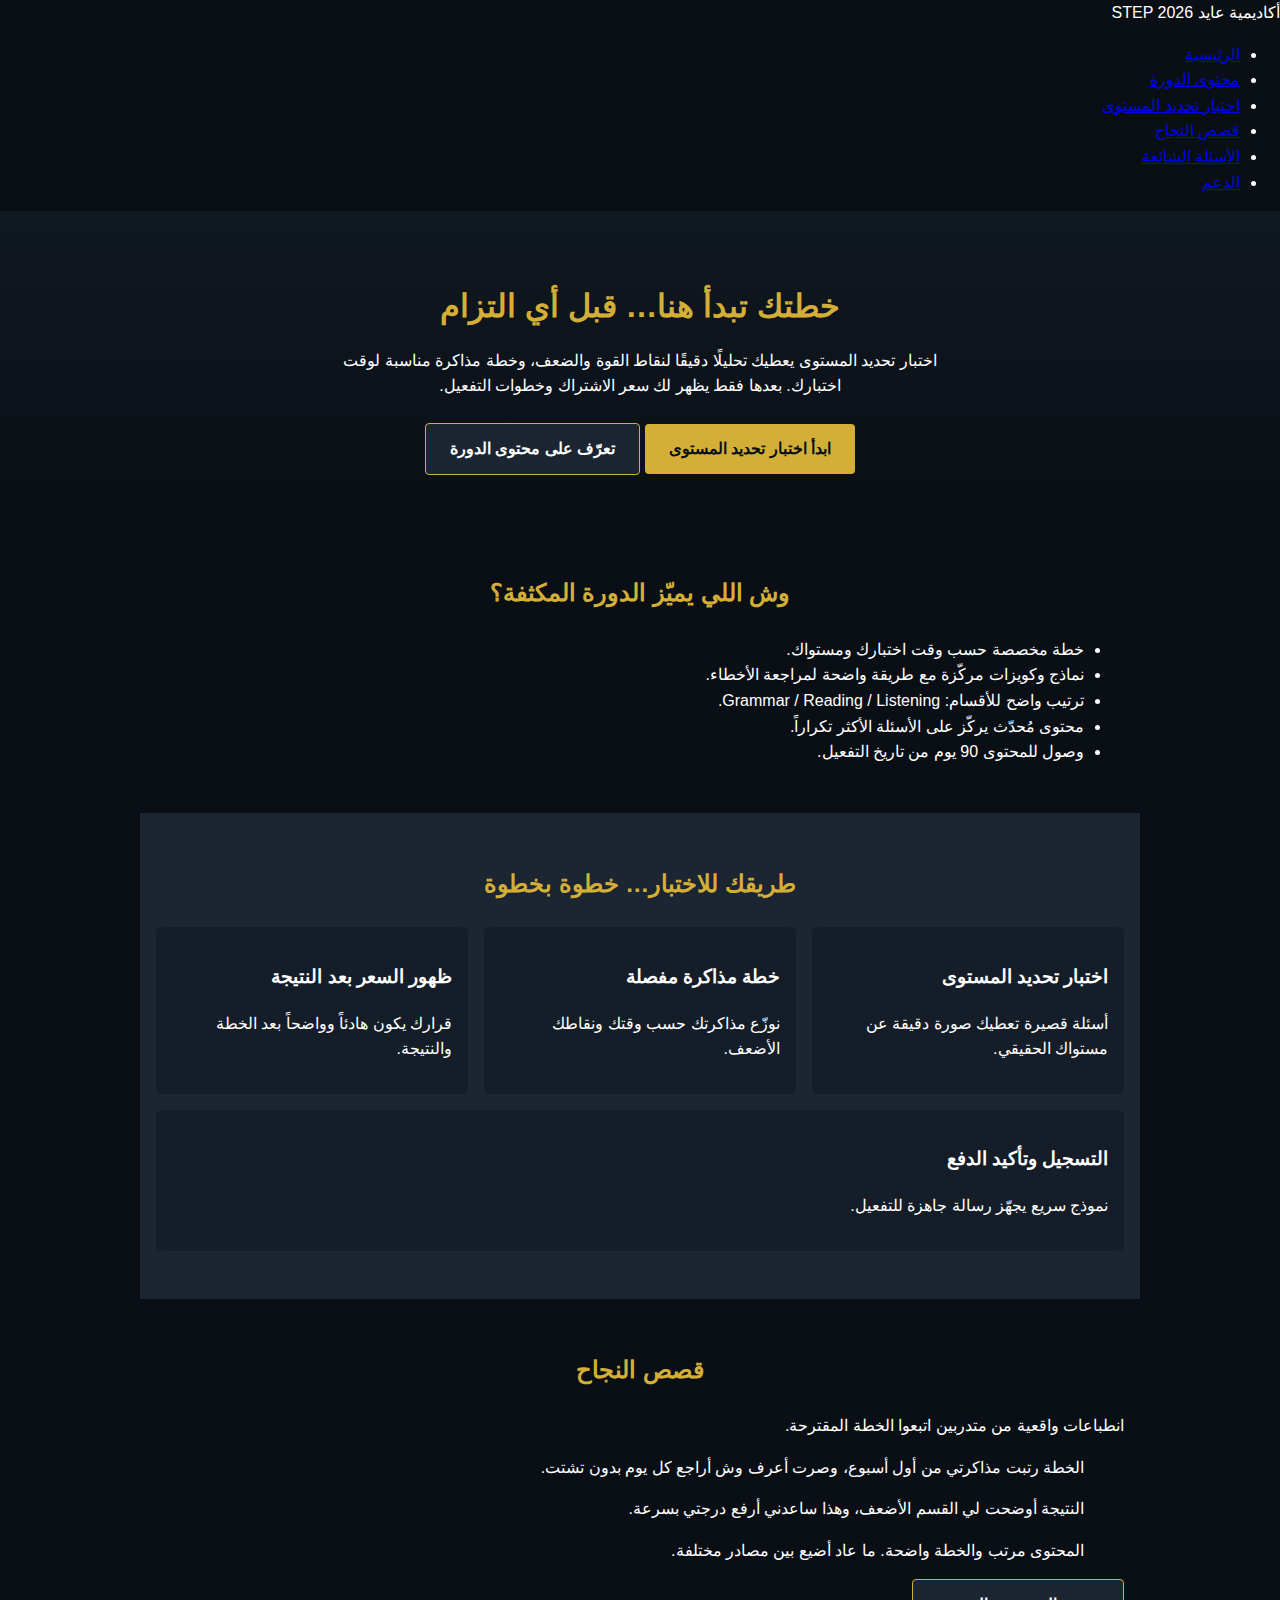
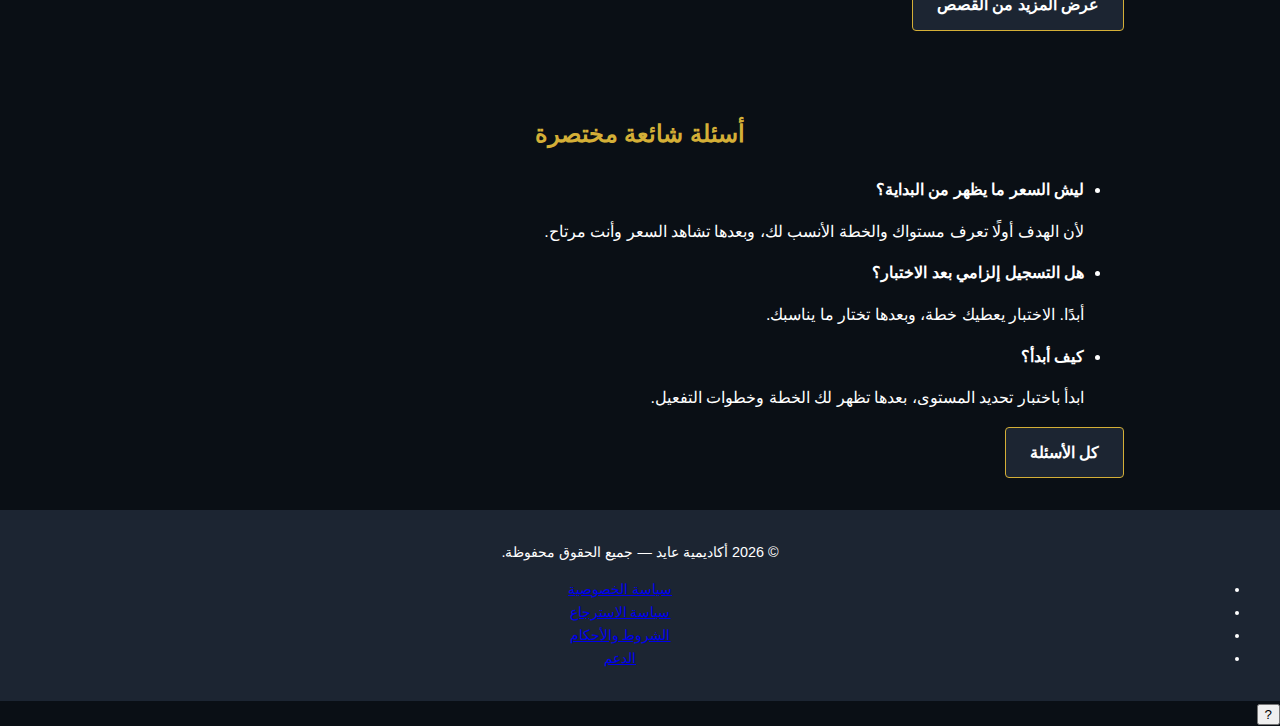
<file: index.html>
<!DOCTYPE html>
<html lang="ar" dir="rtl">
<head>
  <meta charset="UTF-8">
  <meta name="viewport" content="width=device-width,initial-scale=1.0">
  <title>أكاديمية الإنجليزية عايد | الدورة المكثفة 2026</title>
  <link rel="stylesheet" href="./assets/styles.css">
</head>
<body>
  <header class="site-header">
    <div class="container">
      <div class="logo">أكاديمية عايد STEP 2026</div>
      <nav>
        <ul class="nav-list">
          <li><a href="./index.html" class="active">الرئيسية</a></li>
          <li><a href="./course-content.html">محتوى الدورة</a></li>
          <li><a href="./level-test.html">اختبار تحديد المستوى</a></li>
          <li><a href="./testimonials.html">قصص النجاح</a></li>
          <li><a href="./faq.html">الأسئلة الشائعة</a></li>
          <li><a href="./support.html">الدعم</a></li>
        </ul>
      </nav>
    </div>
  </header>

  <main class="container">
    <section class="hero">
      <h1>خطتك تبدأ هنا… قبل أي التزام</h1>
      <p>اختبار تحديد المستوى يعطيك تحليلًا دقيقًا لنقاط القوة والضعف، وخطة مذاكرة مناسبة لوقت اختبارك. بعدها فقط يظهر لك سعر الاشتراك وخطوات التفعيل.</p>
      <div class="btn-group">
        <a href="./level-test.html" class="btn primary">ابدأ اختبار تحديد المستوى</a>
        <a href="./course-content.html" class="btn secondary">تعرّف على محتوى الدورة</a>
      </div>
    </section>

    <section class="features">
      <h2>وش اللي يميّز الدورة المكثفة؟</h2>
      <ul>
        <li>خطة مخصصة حسب وقت اختبارك ومستواك.</li>
        <li>نماذج وكويزات مركّزة مع طريقة واضحة لمراجعة الأخطاء.</li>
        <li>ترتيب واضح للأقسام: Grammar / Reading / Listening.</li>
        <li>محتوى مُحدّث يركّز على الأسئلة الأكثر تكراراً.</li>
        <li>وصول للمحتوى 90 يوم من تاريخ التفعيل.</li>
      </ul>
    </section>

    <section class="steps">
      <h2>طريقك للاختبار… خطوة بخطوة</h2>
      <ol class="step-list">
        <li>
          <h3>اختبار تحديد المستوى</h3>
          <p>أسئلة قصيرة تعطيك صورة دقيقة عن مستواك الحقيقي.</p>
        </li>
        <li>
          <h3>خطة مذاكرة مفصلة</h3>
          <p>نوزّع مذاكرتك حسب وقتك ونقاطك الأضعف.</p>
        </li>
        <li>
          <h3>ظهور السعر بعد النتيجة</h3>
          <p>قرارك يكون هادئاً وواضحاً بعد الخطة والنتيجة.</p>
        </li>
        <li>
          <h3>التسجيل وتأكيد الدفع</h3>
          <p>نموذج سريع يجهّز رسالة جاهزة للتفعيل.</p>
        </li>
      </ol>
    </section>

    <section class="testimonials-preview">
      <h2>قصص النجاح</h2>
      <p>انطباعات واقعية من متدربين اتبعوا الخطة المقترحة.</p>
      <div class="testimonial-cards">
        <blockquote>
          <p>الخطة رتبت مذاكرتي من أول أسبوع، وصرت أعرف وش أراجع كل يوم بدون تشتت.</p>
        </blockquote>
        <blockquote>
          <p>النتيجة أوضحت لي القسم الأضعف، وهذا ساعدني أرفع درجتي بسرعة.</p>
        </blockquote>
        <blockquote>
          <p>المحتوى مرتب والخطة واضحة. ما عاد أضيع بين مصادر مختلفة.</p>
        </blockquote>
      </div>
      <a href="./testimonials.html" class="btn secondary">عرض المزيد من القصص</a>
    </section>

    <section class="faq-preview">
      <h2>أسئلة شائعة مختصرة</h2>
      <ul>
        <li>
          <strong>ليش السعر ما يظهر من البداية؟</strong>
          <p>لأن الهدف أولًا تعرف مستواك والخطة الأنسب لك، وبعدها تشاهد السعر وأنت مرتاح.</p>
        </li>
        <li>
          <strong>هل التسجيل إلزامي بعد الاختبار؟</strong>
          <p>أبدًا. الاختبار يعطيك خطة، وبعدها تختار ما يناسبك.</p>
        </li>
        <li>
          <strong>كيف أبدأ؟</strong>
          <p>ابدأ باختبار تحديد المستوى، بعدها تظهر لك الخطة وخطوات التفعيل.</p>
        </li>
      </ul>
      <a href="./faq.html" class="btn secondary">كل الأسئلة</a>
    </section>
  </main>

  <footer class="site-footer">
    <div class="container">
      <p>© 2026 أكاديمية عايد — جميع الحقوق محفوظة.</p>
      <ul class="footer-nav">
        <li><a href="./privacy.html">سياسة الخصوصية</a></li>
        <li><a href="./refund.html">سياسة الاسترجاع</a></li>
        <li><a href="./terms.html">الشروط والأحكام</a></li>
        <li><a href="./support.html">الدعم</a></li>
      </ul>
    </div>
  </footer>

  <button id="assistant-toggle" class="assistant-btn" aria-label="مساعد التسجيل">?</button>
  <div id="assistant-panel" class="assistant-panel">
    <button id="close-assistant" class="close-btn" aria-label="إغلاق">×</button>
    <h3>كيف يمكنني مساعدتك؟</h3>
    <ul>
      <li><a href="./level-test.html">ابدأ اختبار المستوى</a></li>
      <li><a href="./course-content.html">محتوى الدورة</a></li>
      <li><a href="./faq.html">الأسئلة الشائعة</a></li>
      <li><a href="./support.html">الدعم</a></li>
    </ul>
    <p class="note">لا يظهر زر التسجيل إلا بعد إكمال الاختبار وظهور النتيجة والخطة.</p>
  </div>

  <script src="./assets/app.js"></script>
</body>
</html>
</file>
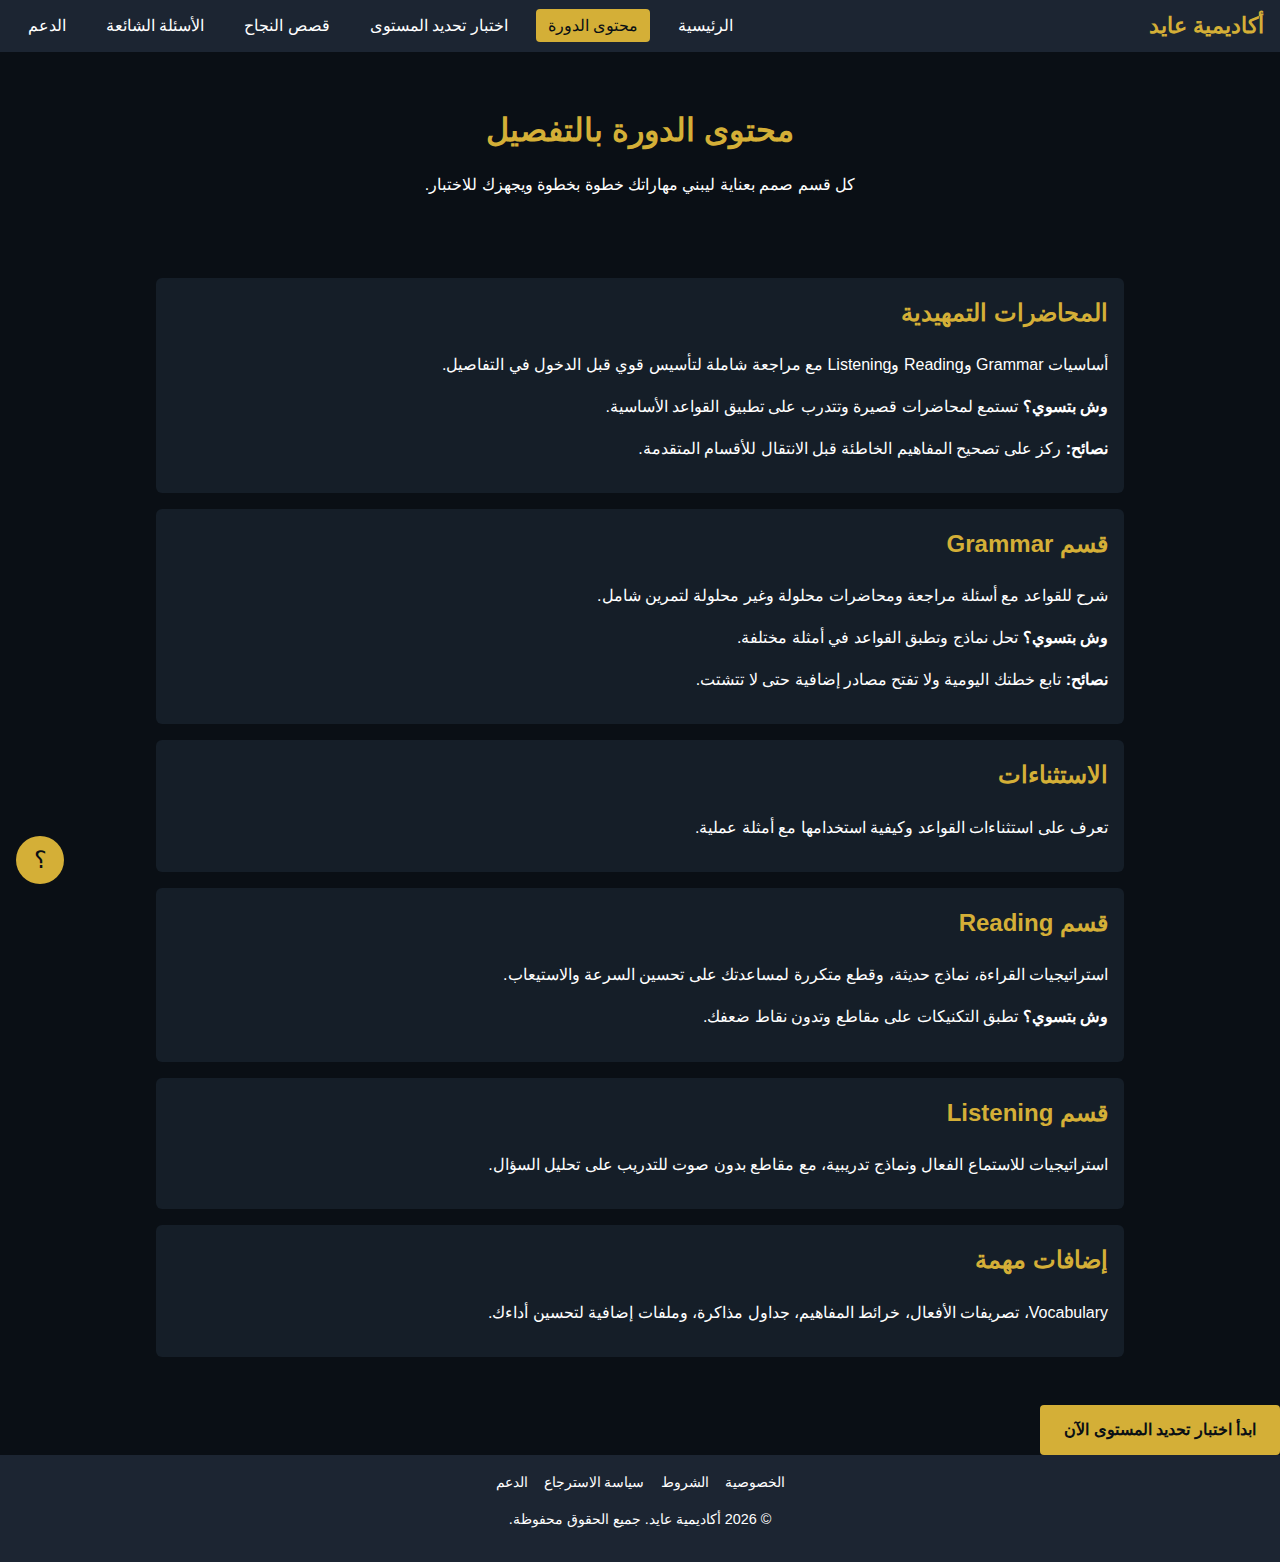
<file: course-content.html>
<!DOCTYPE html>
<html lang="ar" dir="rtl">
<head>
  <meta charset="utf-8" />
  <meta name="viewport" content="width=device-width, initial-scale=1.0" />
  <title>محتوى الدورة — أكاديمية عايد</title>
  <link rel="manifest" href="./manifest.json" />
  <link rel="icon" type="image/png" href="./assets/images/logo.png" />
  <link rel="stylesheet" href="./assets/styles.css?v=20260120" />
</head>
<body>
  <header>
    <nav class="navbar">
      <a href="./index.html" class="logo">أكاديمية عايد</a>
      <button class="hamburger" id="hamburger" aria-label="القائمة">☰</button>
      <ul class="nav-links" id="navLinks">
        <li><a href="./index.html">الرئيسية</a></li>
        <li><a href="./course-content.html" class="active">محتوى الدورة</a></li>
        <li><a href="./level-test.html">اختبار تحديد المستوى</a></li>
        <li><a href="./testimonials.html">قصص النجاح</a></li>
        <li><a href="./faq.html">الأسئلة الشائعة</a></li>
        <li><a href="./support.html">الدعم</a></li>
      </ul>
    </nav>
  </header>
  <main>
    <section class="page-header">
      <h1>محتوى الدورة بالتفصيل</h1>
      <p>كل قسم صمم بعناية ليبني مهاراتك خطوة بخطوة ويجهزك للاختبار.</p>
    </section>
    <section class="content-sections">
      <article class="content-section">
        <h2>المحاضرات التمهيدية</h2>
        <p>أساسيات Grammar وReading وListening مع مراجعة شاملة لتأسيس قوي قبل الدخول في التفاصيل.</p>
        <p><strong>وش بتسوي؟</strong> تستمع لمحاضرات قصيرة وتتدرب على تطبيق القواعد الأساسية.</p>
        <p><strong>نصائح:</strong> ركز على تصحيح المفاهيم الخاطئة قبل الانتقال للأقسام المتقدمة.</p>
      </article>
      <article class="content-section">
        <h2>قسم Grammar</h2>
        <p>شرح للقواعد مع أسئلة مراجعة ومحاضرات محلولة وغير محلولة لتمرين شامل.</p>
        <p><strong>وش بتسوي؟</strong> تحل نماذج وتطبق القواعد في أمثلة مختلفة.</p>
        <p><strong>نصائح:</strong> تابع خطتك اليومية ولا تفتح مصادر إضافية حتى لا تتشتت.</p>
      </article>
      <article class="content-section">
        <h2>الاستثناءات</h2>
        <p>تعرف على استثناءات القواعد وكيفية استخدامها مع أمثلة عملية.</p>
      </article>
      <article class="content-section">
        <h2>قسم Reading</h2>
        <p>استراتيجيات القراءة، نماذج حديثة، وقطع متكررة لمساعدتك على تحسين السرعة والاستيعاب.</p>
        <p><strong>وش بتسوي؟</strong> تطبق التكنيكات على مقاطع وتدون نقاط ضعفك.</p>
      </article>
      <article class="content-section">
        <h2>قسم Listening</h2>
        <p>استراتيجيات للاستماع الفعال ونماذج تدريبية، مع مقاطع بدون صوت للتدريب على تحليل السؤال.</p>
      </article>
      <article class="content-section">
        <h2>إضافات مهمة</h2>
        <p>Vocabulary، تصريفات الأفعال، خرائط المفاهيم، جداول مذاكرة، وملفات إضافية لتحسين أداءك.</p>
      </article>
    </section>
    <div class="center">
      <a href="./level-test.html" class="btn primary">ابدأ اختبار تحديد المستوى الآن</a>
    </div>
  </main>
  <footer>
    <div class="footer-links">
      <a href="./privacy.html">الخصوصية</a>
      <a href="./terms.html">الشروط</a>
      <a href="./refund.html">سياسة الاسترجاع</a>
      <a href="./support.html">الدعم</a>
    </div>
    <p>© 2026 أكاديمية عايد. جميع الحقوق محفوظة.</p>
  </footer>
  <button id="assistantButton" class="assistant-button" aria-label="مساعد التسجيل">؟</button>
  <div id="assistantPanel" class="assistant-panel">
    <button class="close-panel" id="closeAssistant">×</button>
    <h3>مرحباً!</h3>
    <p>كيف نقدر نساعدك؟</p>
    <ul class="assistant-links">
      <li><a href="./level-test.html">ابدأ اختبار المستوى</a></li>
      <li><a href="./course-content.html">وش داخل الدورة؟</a></li>
      <li><a href="./faq.html">الأسئلة الشائعة</a></li>
      <li><a href="./support.html">الدعم</a></li>
      <li><a href="./terms.html">السياسات</a></li>
    </ul>
  </div>
  <script src="./assets/site-data.js?v=20260120"></script>
  <script src="./assets/app.js?v=20260120"></script>
</body>
</html>
</file>
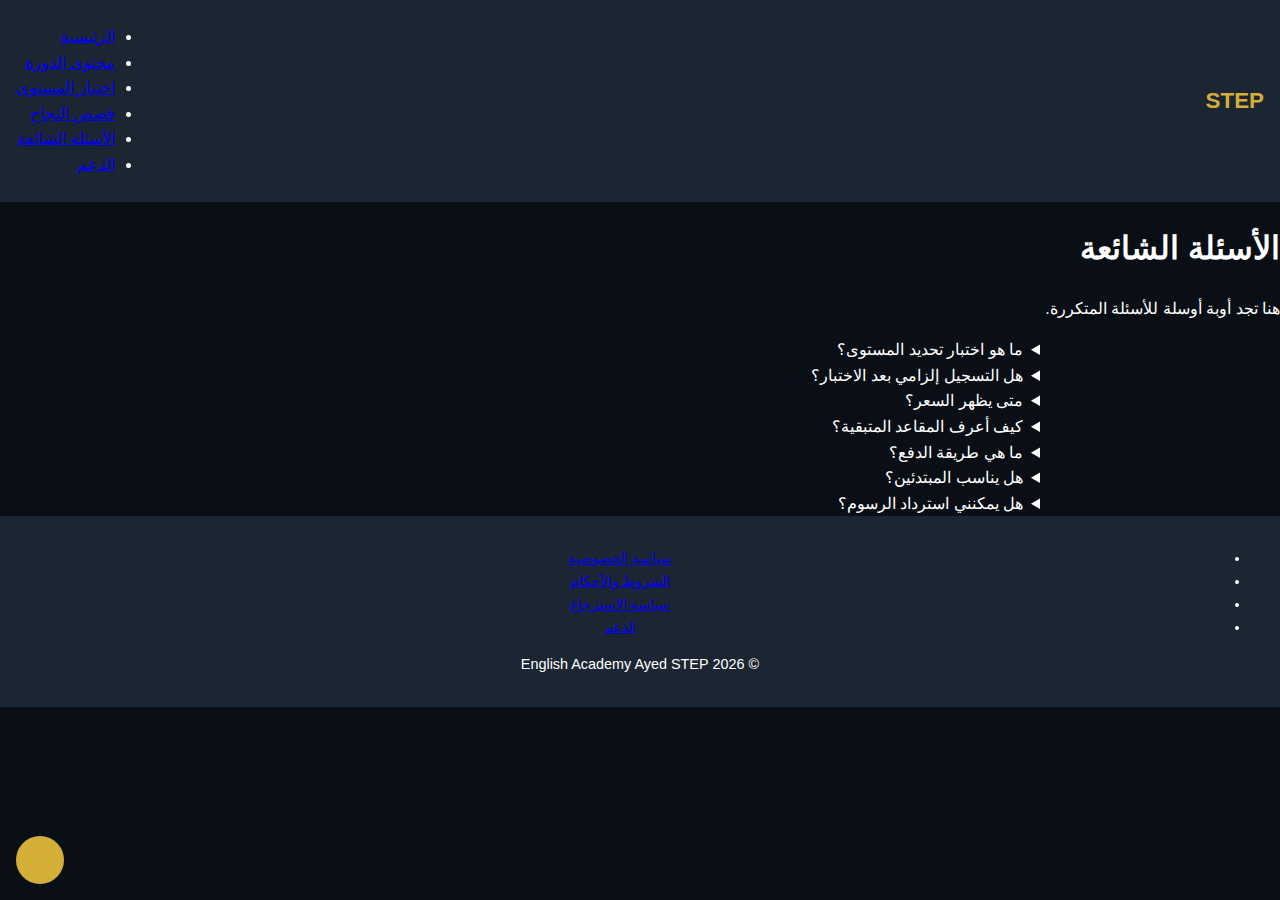
<file: faq.html>
<!DOCTYPE html>
<html lang="ar" dir="rtl">
<head>
  <meta charset="UTF-8">
  <meta name="viewport" content="width=device-width, initial-scale=1.0">
  <title>الأسئلة الشائعة</title>
  <link rel="stylesheet" href="./assets/styles.css">
</head>
<body>
  <header>
    <nav class="navbar">
      <a href="./index.html" class="logo">STEP</a>
      <ul>
        <li><a href="./index.html">الرئيسية</a></li>
        <li><a href="./course-content.html">محتوى الدورة</a></li>
        <li><a href="./level-test.html">اختبار المستوى</a></li>
        <li><a href="./testimonials.html">قصص النجاح</a></li>
        <li><a href="./faq.html" class="active">الأسئلة الشائعة</a></li>
        <li><a href="./support.html">الدعم</a></li>
      </ul>
    </nav>
  </header>
  <main>
    <section class="faq-intro">
      <h1>الأسئلة الشائعة</h1>
      <p>هنا تجد أوبة أوسلة للأسئلة المتكررة.</p>
    </section>
    <section class="faq-list">
      <details>
        <summary>ما هو اختبار تحديد المستوى؟</summary>
        <p>هو اختبار تفاعلي يساعدك على معرفة مستواك الحالي في اللغة الإنجليزية ويُنتج خطة دراسة تناسب احتياجاتك. لا يُلزمك بالتسجيل في الدورة.</p>
      </details>
      <details>
        <summary>هل التسجيل إلزامي بعد الاختبار؟</summary>
        <p>التسجيل قرار اختياري تماماً، يمكنك الاطلاع على النتيجة والخطة قبل أن تقرر الانضمام.</p>
      </details>
      <details>
        <summary>متى يظهر السعر؟</summary>
        <p>يظهر السعر المخفض بعد انتهاء الاختبار واستعراض النتيجة والخطة، لضمان اتخاذ قرار واعٍ.</p>
      </details>
      <details>
        <summary>كيف أعرف المقاعد المتبقية؟</summary>
        <p>يظهر عداد المقاعد في أعلى الموقع ويتم تحديثه تلقائياً حسب توفر الأماكن.</p>
      </details>
      <details>
        <summary>ما هي طريقة الدفع؟</summary>
        <p>الدفع يتم عن طريق تحويل بنكي للبيانات الموجودة في صفحة التسجيل.</p>
      </details>
      <details>
        <summary>هل يناسب المبتدئين؟</summary>
        <p>نعم، يختار الاختبار الأسئلة المناسبة لمستواك ونبني لك خطة تعلم من الصفر إذا لزم الأمر.</p>
      </details>
      <details>
        <summary>هل يمكنني استرداد الرسوم؟</summary>
        <p>تطبق سياسة الاسترجاع الموضحة في صفحة الاسترجاع، يرجى الاطلاع عليها قبل إتمام التسجيل.</p>
      </details>
    </section>
  </main>
  <footer>
    <ul>
      <li><a href="./privacy.html">سياسة الخصوصية</a></li>
      <li><a href="./terms.html">الشروط والأحكام</a></li>
      <li><a href="./refund.html">سياسة الاسترجاع</a></li>
      <li><a href="./support.html">الدعم</a></li>
    </ul>
    <p>&copy; 2026 English Academy Ayed STEP</p>
  </footer>
  <!-- Floating Assistant -->
  <button id="assistantToggle" class="assistant-button" aria-label="مساعد التسجيل"></button>
  <div id="assistantPanel" class="assistant-panel">
    <button id="assistantClose" aria-label="إغلاق">&times;</button>
    <h3>كيف نساعدك؟</h3>
    <ul>
      <li><a href="./level-test.html">ابدأ اختبار المستوى</a></li>
      <li><a href="./course-content.html">محتوى الدورة</a></li>
      <li><a href="./faq.html">الأسئلة الشائعة</a></li>
      <li><a href="./support.html">الدعم</a></li>
    </ul>
    <p class="hint">سيظهر زر التسجيل بعد إكمال الاختبار وظهور خطتك.</p>
  </div>
  <script src="./assets/app.js"></script>
</body>
</html>
</file>
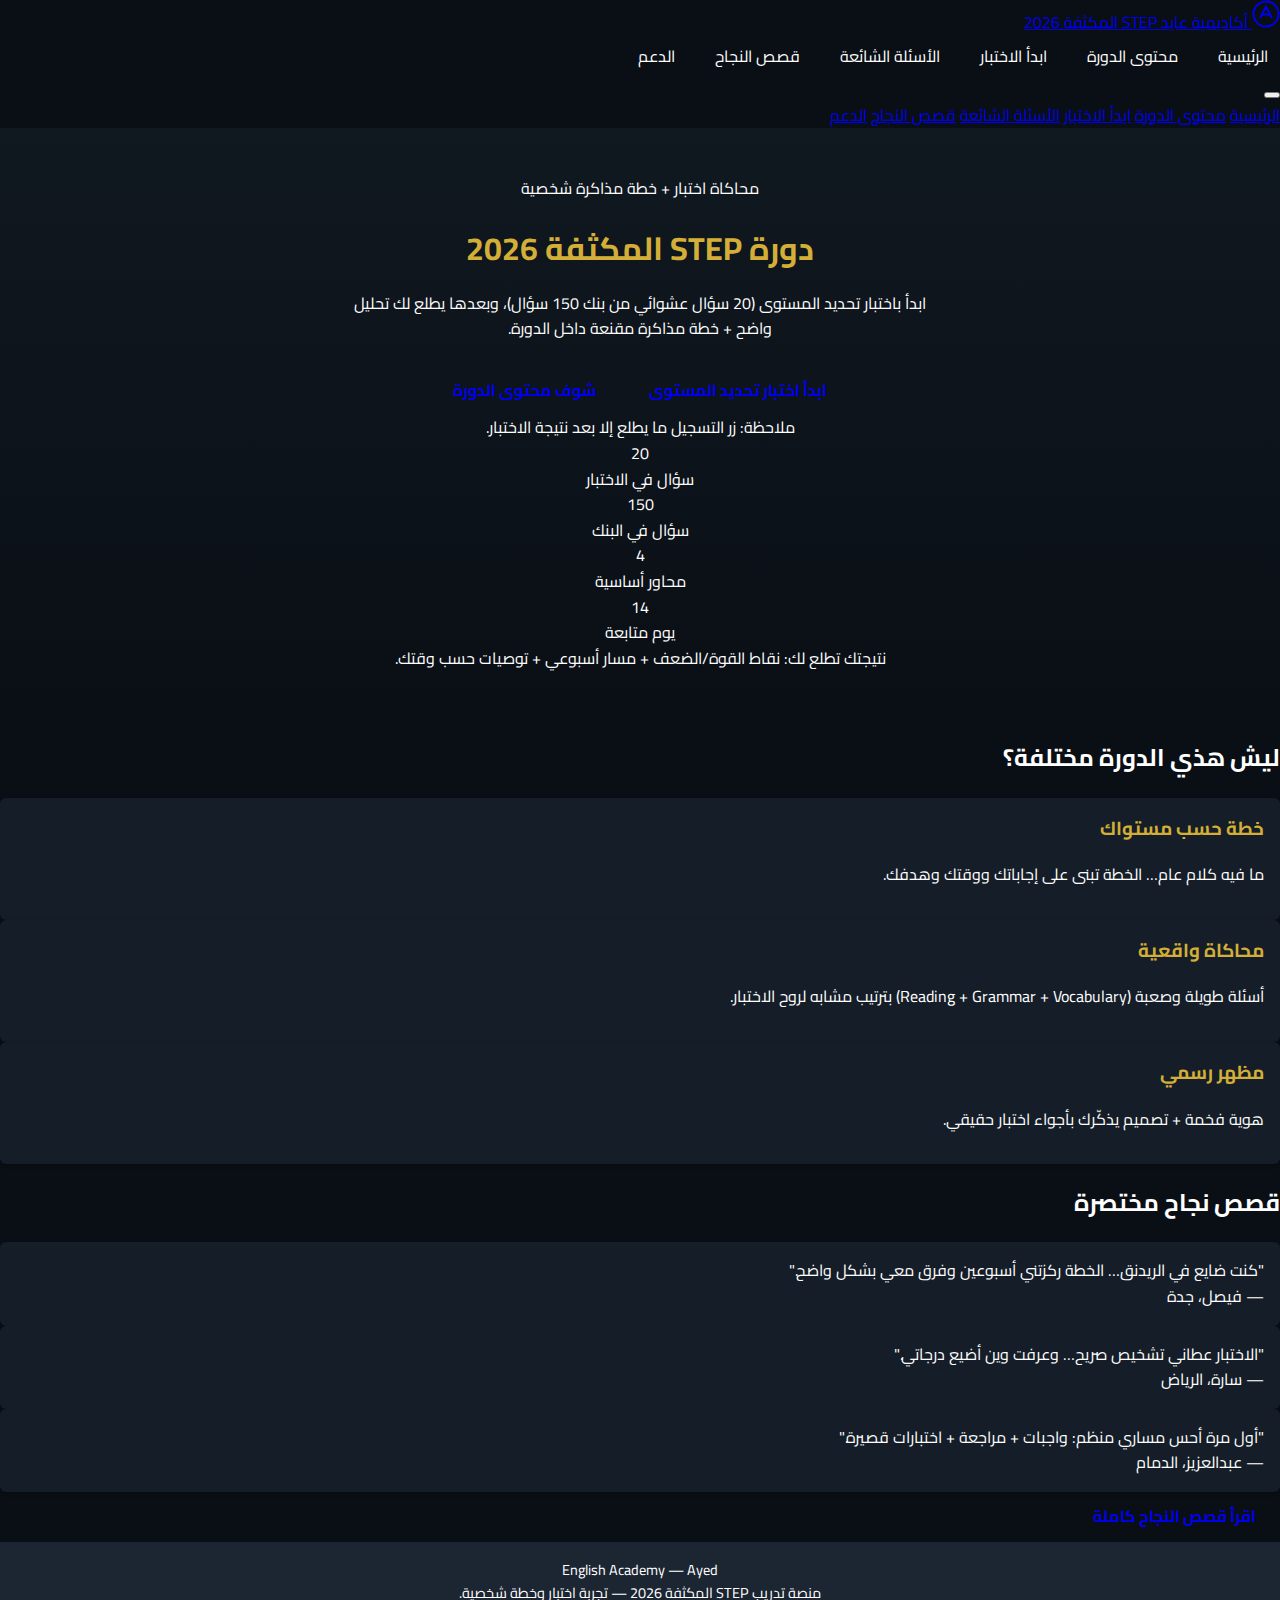
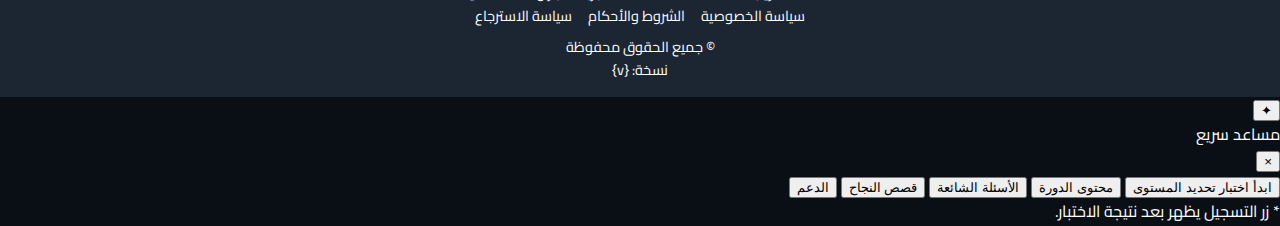
<file: index-1.html>
<!doctype html>
<html lang="ar" dir="rtl">
<head>
  <meta charset="utf-8" />
  <meta name="viewport" content="width=device-width, initial-scale=1" />
  <meta name="theme-color" content="#0b0f14" />
  <link rel="preconnect" href="https://fonts.googleapis.com" />
  <link rel="preconnect" href="https://fonts.gstatic.com" crossorigin />
  <link href="https://fonts.googleapis.com/css2?family=Cairo:wght@400;600;800&display=swap" rel="stylesheet" />
  <link rel="stylesheet" href="./assets/styles.css?v=2026-01-20" />
  <title>أكاديمية أيـد — دورة STEP المكثفة 2026</title>
</head>
<body>
  <div class="ticker" data-interval="4500" data-messages='["تم فتح مقاعد محدودة هذا الأسبوع","ابدأ اختبار تحديد المستوى الآن وخذ خطتك","الدورة مكثفة + متابعة + واجبات","نتيجة الاختبار تعطيك مسارك داخل الدورة"]'>
    <span class="ticker__slot"></span>
  </div>

<!-- ===== Header (Paste into كل صفحات HTML) ===== -->
<header class="site-header">
  <div class="container nav">

    <a class="nav-brand" href="./index.html" aria-label="English Academy Ayed">
      <span class="brand-mark" aria-hidden="true">
        <!-- شعار SVG بسيط وفخم (بدون صور خارجية) -->
        <svg width="28" height="28" viewBox="0 0 28 28" fill="none" xmlns="http://www.w3.org/2000/svg" role="img" aria-label="Ayed">
          <path d="M14 1.5C20.9 1.5 26.5 7.1 26.5 14C26.5 20.9 20.9 26.5 14 26.5C7.1 26.5 1.5 20.9 1.5 14C1.5 7.1 7.1 1.5 14 1.5Z" stroke="currentColor" stroke-width="2"/>
          <path d="M8.5 17.2L14 6.5L19.5 17.2" stroke="currentColor" stroke-width="2" stroke-linecap="round" stroke-linejoin="round"/>
          <path d="M10.2 14.5H17.8" stroke="currentColor" stroke-width="2" stroke-linecap="round"/>
        </svg>
      </span>

      <span class="brand-text">
        <span class="brand-title">أكاديمية عايد</span>
        <span class="brand-sub">STEP المكثفة 2026</span>
      </span>
    </a>

    <nav class="nav-links" aria-label="التنقل الرئيسي">
      <a href="./index.html">الرئيسية</a>
      <a href="./course-content.html">محتوى الدورة</a>
      <a href="./level-test.html" class="is-cta">ابدأ الاختبار</a>
      <a href="./faq.html">الأسئلة الشائعة</a>
      <a href="./testimonials.html">قصص النجاح</a>
      <a href="./support.html">الدعم</a>
    </nav>

    <button id="navToggle" class="nav-toggle" type="button" aria-label="فتح القائمة" aria-expanded="false" aria-controls="navDrawer">
      <span class="nav-toggle__bar"></span>
      <span class="nav-toggle__bar"></span>
      <span class="nav-toggle__bar"></span>
    </button>

  </div>

  <!-- Drawer (Mobile) -->
  <div id="navDrawer" class="nav-drawer" aria-label="قائمة الجوال">
    <a href="./index.html">الرئيسية</a>
    <a href="./course-content.html">محتوى الدورة</a>
    <a href="./level-test.html" class="is-cta">ابدأ الاختبار</a>
    <a href="./faq.html">الأسئلة الشائعة</a>
    <a href="./testimonials.html">قصص النجاح</a>
    <a href="./support.html">الدعم</a>
  </div>
</header>
<!-- ===== /Header ===== -->


  <main class="page">
    <section class="hero">
      <div class="container hero-grid">
        <div>
          <div class="pill">محاكاة اختبار + خطة مذاكرة شخصية</div>
          <h1 class="h1">دورة STEP المكثفة 2026</h1>
          <p class="lead">ابدأ باختبار تحديد المستوى (20 سؤال عشوائي من بنك 150 سؤال)، وبعدها يطلع لك تحليل واضح + خطة مذاكرة مقنعة داخل الدورة.</p>
          <div class="hero-actions">
            <a class="btn btn-primary" href="./level-test.html">ابدأ اختبار تحديد المستوى</a>
            <a class="btn btn-ghost" href="./course-content.html">شوف محتوى الدورة</a>
          </div>
          <div class="hero-note">ملاحظة: زر التسجيل ما يطلع إلا بعد نتيجة الاختبار.</div>
        </div>
        <div class="hero-card">
          <div class="stat-grid">
            <div class="stat"><div class="stat__k">20</div><div class="stat__t">سؤال في الاختبار</div></div>
            <div class="stat"><div class="stat__k">150</div><div class="stat__t">سؤال في البنك</div></div>
            <div class="stat"><div class="stat__k">4</div><div class="stat__t">محاور أساسية</div></div>
            <div class="stat"><div class="stat__k">14</div><div class="stat__t">يوم متابعة</div></div>
          </div>
          <div class="divider"></div>
          <div class="muted">نتيجتك تطلع لك: نقاط القوة/الضعف + مسار أسبوعي + توصيات حسب وقتك.</div>
        </div>
      </div>
    </section>

    <section class="section" id="why">
      <div class="container">
        <h2 class="h2">ليش هذي الدورة مختلفة؟</h2>
        <div class="grid-3">
          <div class="card"><h3 class="h3">خطة حسب مستواك</h3><p class="muted">ما فيه كلام عام… الخطة تبنى على إجاباتك ووقتك وهدفك.</p></div>
          <div class="card"><h3 class="h3">محاكاة واقعية</h3><p class="muted">أسئلة طويلة وصعبة (Reading + Grammar + Vocabulary) بترتيب مشابه لروح الاختبار.</p></div>
          <div class="card"><h3 class="h3">مظهر رسمي</h3><p class="muted">هوية فخمة + تصميم يذكّرك بأجواء اختبار حقيقي.</p></div>
        </div>
      </div>
    </section>

    <section class="section">
      <div class="container">
        <h2 class="h2">قصص نجاح مختصرة</h2>
        <div class="grid-3">
          <div class="card"><div class="quote">"كنت ضايع في الريدنق… الخطة ركزتني أسبوعين وفرق معي بشكل واضح."</div><div class="muted">— فيصل، جدة</div></div>
          <div class="card"><div class="quote">"الاختبار عطاني تشخيص صريح… وعرفت وين أضيع درجاتي."</div><div class="muted">— سارة، الرياض</div></div>
          <div class="card"><div class="quote">"أول مرة أحس مساري منظم: واجبات + مراجعة + اختبارات قصيرة."</div><div class="muted">— عبدالعزيز، الدمام</div></div>
        </div>
        <div class="section-actions">
          <a class="btn btn-ghost" href="./testimonials.html">اقرأ قصص النجاح كاملة</a>
        </div>
      </div>
    </section>

  </main>


  <footer class="site-footer">
    <div class="container footer-grid">
      <div>
        <div class="footer-brand">English Academy — Ayed</div>
        <div class="muted">منصة تدريب STEP المكثفة 2026 — تجربة اختبار وخطة شخصية.</div>
      </div>
      <div class="footer-links">
        <a href="./privacy.html">سياسة الخصوصية</a>
        <a href="./terms.html">الشروط والأحكام</a>
        <a href="./refund.html">سياسة الاسترجاع</a>
      </div>
      <div class="footer-meta">
        <div>© <span id="year"></span> جميع الحقوق محفوظة</div>
        <div class="muted">نسخة: {v}</div>
      </div>
    </div>
  </footer>

  <script src="./assets/app.js?v={v}" defer></script>


  <button id="assistantFab" class="assistant-fab" aria-label="مساعد سريع" aria-expanded="false" type="button">
    <span class="assistant-fab__dot" aria-hidden="true"></span>
    <span class="assistant-fab__icon" aria-hidden="true">✦</span>
  </button>

  <aside id="assistantPanel" class="assistant" aria-hidden="true">
    <div class="assistant__head">
      <div class="assistant__title">مساعد سريع</div>
      <button id="assistantClose" class="assistant__close" type="button" aria-label="إغلاق">×</button>
    </div>
    <div class="assistant__body">
      <button class="assistant__btn" data-go="./level-test.html">ابدأ اختبار تحديد المستوى</button>
      <button class="assistant__btn" data-go="./course-content.html">محتوى الدورة</button>
      <button class="assistant__btn" data-go="./faq.html">الأسئلة الشائعة</button>
      <button class="assistant__btn" data-go="./testimonials.html">قصص النجاح</button>
      <button class="assistant__btn" data-go="./support.html">الدعم</button>
    </div>
    <div class="assistant__foot">
      <div class="assistant__note">* زر التسجيل يظهر بعد نتيجة الاختبار.</div>
    </div>
  </aside>

  <div id="toasts" class="toast-wrap" aria-live="polite"></div>


</body>
</html>
</file>
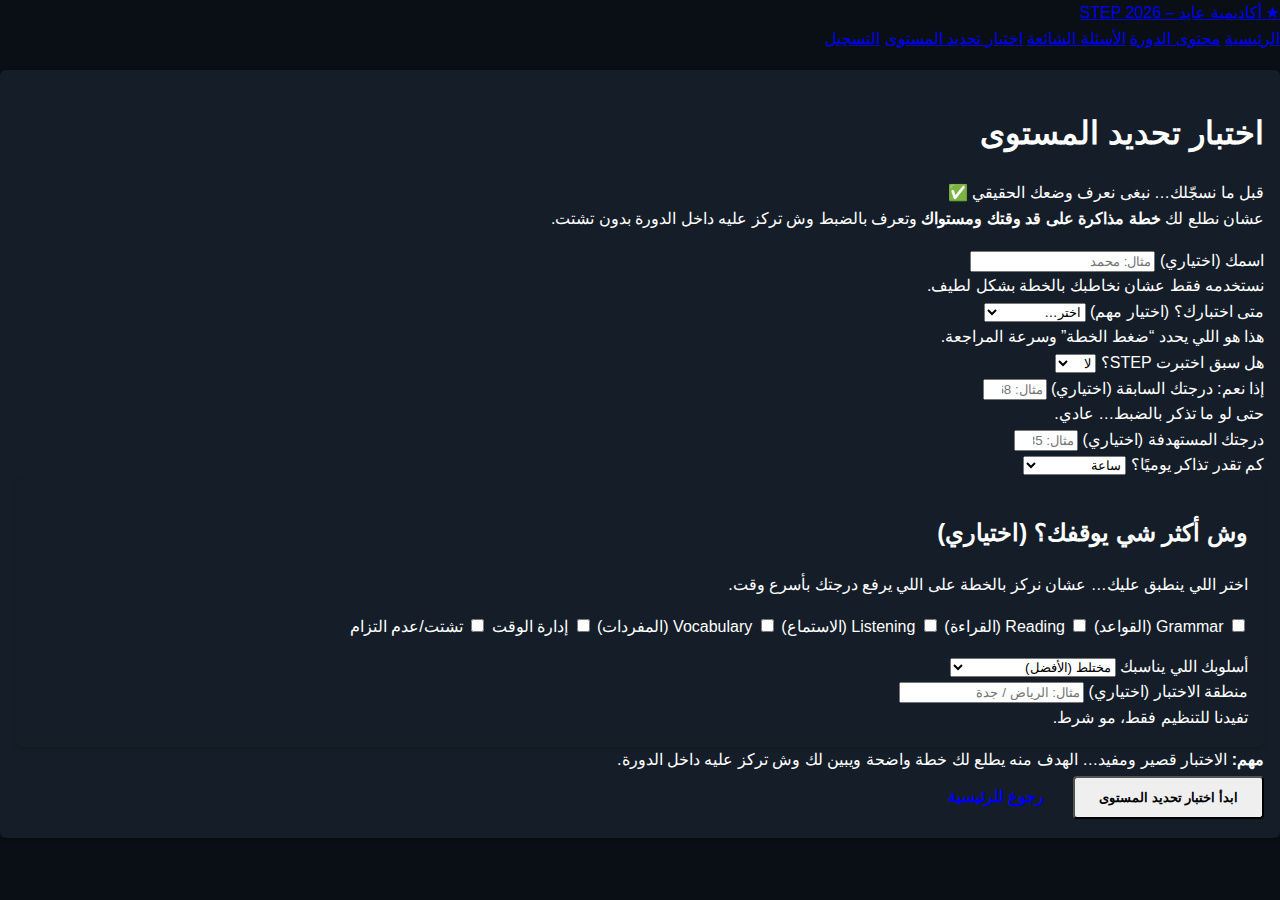
<file: level-test.html>
<!doctype html>
<html lang="ar" dir="rtl">
<head>
  <meta charset="utf-8" />
  <meta name="viewport" content="width=device-width,initial-scale=1" />
  <title>اختبار تحديد المستوى | أكاديمية عايد – STEP 2026</title>
  <meta name="description" content="اختبار تحديد مستوى يساعدك تعرف نقاط قوتك وضعفك، ويطلع لك خطة مذاكرة مناسبة حسب وقت اختبارك." />

  <link rel="stylesheet" href="./assets/styles.css?v=2026-01-20" />

  <!-- (اختياري لاحقًا للـPWA) -->
  <link rel="manifest" href="./manifest.json?v=2026-01-20" />
  <meta name="theme-color" content="#0b0b0f" />
</head>

<body>
  <header class="site-header">
    <div class="container header-inner">
      <a class="brand" href="./index.html">
        <span class="brand__mark">★</span>
        <span class="brand__text">أكاديمية عايد – STEP 2026</span>
      </a>

      <nav class="nav">
        <a class="nav__link" href="./index.html">الرئيسية</a>
        <a class="nav__link" href="./course-content.html">محتوى الدورة</a>
        <a class="nav__link" href="./faq.html">الأسئلة الشائعة</a>
        <a class="nav__link is-active" href="./level-test.html">اختبار تحديد المستوى</a>

        <!-- التسجيل: نبي نوجه الناس للاختبار أول -->
        <a class="nav__link nav__cta" href="./level-test.html" aria-disabled="true" title="لازم تكمل الاختبار أول">التسجيل</a>
      </nav>
    </div>
  </header>

  <main class="container" style="padding-top: 1.2rem; padding-bottom: 3rem;">
    <section class="card" id="levelTestApp">
      <div class="card__head">
        <h1 class="h1">اختبار تحديد المستوى</h1>
        <p class="muted">
          قبل ما نسجّلك… نبغى نعرف وضعك الحقيقي ✅
          <br />
          عشان نطلع لك <strong>خطة مذاكرة على قد وقتك ومستواك</strong> وتعرف بالضبط وش تركز عليه داخل الدورة بدون تشتت.
        </p>
      </div>

      <noscript>
        <div class="note">
          لازم تفعّل JavaScript عشان يشتغل الاختبار والخطة.
        </div>
      </noscript>

      <!-- STEP 1: معلومات الطالب -->
      <div class="stack" id="stepProfile">
        <div class="grid2">
          <div class="field">
            <label class="label" for="name">اسمك (اختياري)</label>
            <input class="input" id="name" name="name" type="text" placeholder="مثال: محمد" maxlength="40" />
            <div class="hint">نستخدمه فقط عشان نخاطبك بالخطة بشكل لطيف.</div>
          </div>

          <div class="field">
            <label class="label" for="examWindow">متى اختبارك؟ (اختيار مهم)</label>
            <select class="input" id="examWindow" name="examWindow" required>
              <option value="" selected disabled>اختر…</option>
              <option value="7">خلال 7 أيام</option>
              <option value="14">خلال أسبوعين</option>
              <option value="30">خلال شهر</option>
              <option value="60">بعد شهر وأكثر</option>
              <option value="0">مو محدد للحين</option>
            </select>
            <div class="hint">هذا هو اللي يحدد “ضغط الخطة” وسرعة المراجعة.</div>
          </div>

          <div class="field">
            <label class="label" for="prevTest">هل سبق اختبرت STEP؟</label>
            <select class="input" id="prevTest" name="prevTest">
              <option value="no" selected>لا</option>
              <option value="yes">نعم</option>
            </select>
          </div>

          <div class="field">
            <label class="label" for="prevScore">إذا نعم: درجتك السابقة (اختياري)</label>
            <input class="input" id="prevScore" name="prevScore" type="number" min="0" max="100" placeholder="مثال: 68" />
            <div class="hint">حتى لو ما تذكر بالضبط… عادي.</div>
          </div>

          <div class="field">
            <label class="label" for="targetScore">درجتك المستهدفة (اختياري)</label>
            <input class="input" id="targetScore" name="targetScore" type="number" min="0" max="100" placeholder="مثال: 85" />
          </div>

          <div class="field">
            <label class="label" for="studyTime">كم تقدر تذاكر يوميًا؟</label>
            <select class="input" id="studyTime" name="studyTime">
              <option value="30">نص ساعة</option>
              <option value="60" selected>ساعة</option>
              <option value="90">ساعة ونص</option>
              <option value="120">ساعتين</option>
              <option value="180">٣ ساعات وأكثر</option>
            </select>
          </div>
        </div>

        <div class="card card--inner">
          <h2 class="h2">وش أكثر شي يوقفك؟ (اختياري)</h2>
          <p class="muted">اختر اللي ينطبق عليك… عشان نركز بالخطة على اللي يرفع درجتك بأسرع وقت.</p>

          <div class="chips" role="group" aria-label="نقاط صعوبة">
            <label class="chip"><input type="checkbox" value="grammar" class="chip__check" /> Grammar (القواعد)</label>
            <label class="chip"><input type="checkbox" value="reading" class="chip__check" /> Reading (القراءة)</label>
            <label class="chip"><input type="checkbox" value="listening" class="chip__check" /> Listening (الاستماع)</label>
            <label class="chip"><input type="checkbox" value="vocab" class="chip__check" /> Vocabulary (المفردات)</label>
            <label class="chip"><input type="checkbox" value="time" class="chip__check" /> إدارة الوقت</label>
            <label class="chip"><input type="checkbox" value="focus" class="chip__check" /> تشتت/عدم التزام</label>
          </div>

          <div class="grid2" style="margin-top:.9rem;">
            <div class="field">
              <label class="label" for="learningStyle">أسلوبك اللي يناسبك</label>
              <select class="input" id="learningStyle" name="learningStyle">
                <option value="mixed" selected>مختلط (الأفضل)</option>
                <option value="videos">أحب الشرح (فيديو/تلخيص)</option>
                <option value="pdf">أحب ملفات مرتبة PDF</option>
                <option value="practice">أحب الحل والتدريب</option>
              </select>
            </div>

            <div class="field">
              <label class="label" for="testCity">منطقة الاختبار (اختياري)</label>
              <input class="input" id="testCity" name="testCity" type="text" placeholder="مثال: الرياض / جدة" maxlength="30" />
              <div class="hint">تفيدنا للتنظيم فقط، مو شرط.</div>
            </div>
          </div>
        </div>

        <div class="note">
          <strong>مهم:</strong> الاختبار قصير ومفيد… الهدف منه يطلع لك خطة واضحة ويبين لك وش تركز عليه داخل الدورة.
        </div>

        <div class="actions">
          <button class="btn btn-primary" id="startTestBtn" type="button">
            ابدأ اختبار تحديد المستوى
          </button>
          <a class="btn btn-ghost" href="./index.html">رجوع للرئيسية</a>
        </div>
      </div>

      <!-- STEP 2: واجهة الاختبار -->
      <div class="stack" id="stepQuiz" style="display:none;">
        <div class="quiz-top">
          <div>
            <div class="muted">اختبار تحديد المستوى</div>
            <div class="h2" style="margin:.15rem 0 0;">سؤال <span id="qIndex">1</span> من <span id="qTotal">20</span></div>
          </div>

          <div class="progress-wrap" aria-label="شريط التقدم">
            <div class="progress-bar">
              <div class="progress-bar__fill" id="progressFill" style="width: 0%;"></div>
            </div>
            <div class="muted" style="font-size:.9rem; text-align:center; margin-top:.35rem;">
              خلك مركز… وبعدها الخطة تطلع لك جاهزة ✨
            </div>
          </div>
        </div>

        <div class="card card--inner">
          <div class="pill-row">
            <span class="pill" id="qSectionPill">General</span>
            <span class="pill pill--ghost" id="qTagPill">STEP</span>
          </div>

          <div class="q-prompt" id="qPrompt">...</div>

          <div class="options" id="qOptions" role="group" aria-label="خيارات السؤال">
            <!-- injected -->
          </div>

          <div class="note" id="qHint" style="display:none;"></div>

          <div class="actions">
            <button class="btn btn-ghost" id="prevBtn" type="button">السابق</button>
            <button class="btn btn-primary" id="nextBtn" type="button">التالي</button>
          </div>

          <div class="muted" style="font-size:.92rem; margin-top:.25rem;">
            ما فيه أي تعقيد… الهدف نعرف مستواك ونطلع لك خطة “تمشيك صح”.
          </div>
        </div>

        <div class="actions" style="justify-content:center;">
          <button class="btn btn-ghost" id="quitBtn" type="button">إلغاء والعودة</button>
        </div>
      </div>

      <!-- STEP 3: تحميل/انتظار (اختياري) -->
      <div class="stack" id="stepLoading" style="display:none;">
        <div class="note">
          جاري تجهيز نتيجتك وخطتك… لحظة 👌
        </div>
      </div>
    </section>
  </main>

  <!-- توستات/مساعد عام -->
  <div id="toasts" class="toast-wrap" aria-live="polite"></div>

  <script src="./assets/app.js?v=2026-01-20"></script>
  <script src="./assets/test.js?v=2026-01-20"></script>
</body>
</html>
</file>
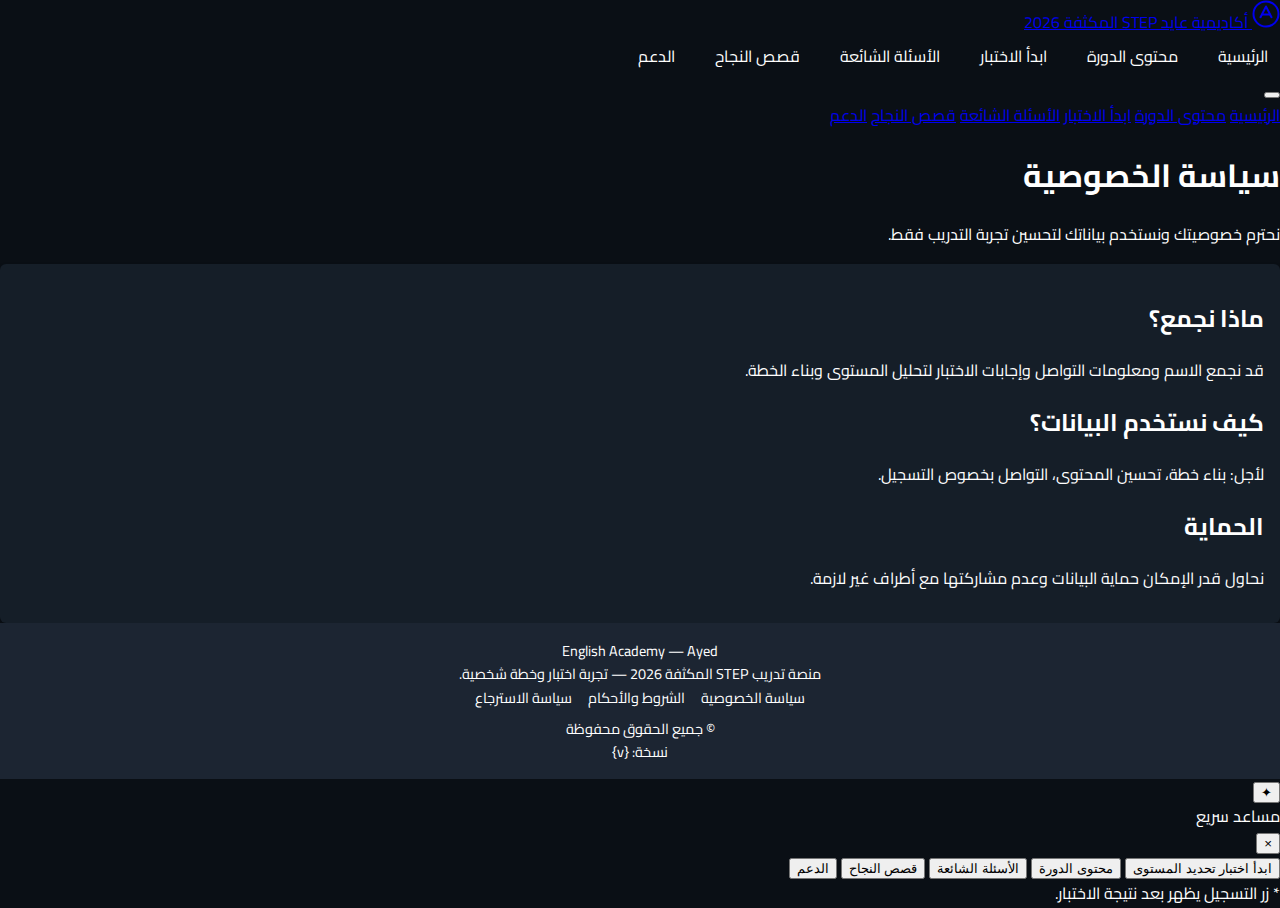
<file: privacy.html>
<!doctype html>
<html lang="ar" dir="rtl">
<head>
  <meta charset="utf-8" />
  <meta name="viewport" content="width=device-width, initial-scale=1" />
  <meta name="theme-color" content="#0b0f14" />
  <link rel="preconnect" href="https://fonts.googleapis.com" />
  <link rel="preconnect" href="https://fonts.gstatic.com" crossorigin />
  <link href="https://fonts.googleapis.com/css2?family=Cairo:wght@400;600;800&display=swap" rel="stylesheet" />
  <link rel="stylesheet" href="./assets/styles.css?v=2026-01-20" />
  <title>سياسة الخصوصية — STEP المكثفة 2026</title>
</head>
<body>
  <div class="ticker" data-interval="4500" data-messages='["تم فتح مقاعد محدودة هذا الأسبوع","ابدأ اختبار تحديد المستوى الآن وخذ خطتك","الدورة مكثفة + متابعة + واجبات","نتيجة الاختبار تعطيك مسارك داخل الدورة"]'>
    <span class="ticker__slot"></span>
  </div>

<!-- ===== Header (Paste into كل صفحات HTML) ===== -->
<header class="site-header">
  <div class="container nav">

    <a class="nav-brand" href="./index.html" aria-label="English Academy Ayed">
      <span class="brand-mark" aria-hidden="true">
        <!-- شعار SVG بسيط وفخم (بدون صور خارجية) -->
        <svg width="28" height="28" viewBox="0 0 28 28" fill="none" xmlns="http://www.w3.org/2000/svg" role="img" aria-label="Ayed">
          <path d="M14 1.5C20.9 1.5 26.5 7.1 26.5 14C26.5 20.9 20.9 26.5 14 26.5C7.1 26.5 1.5 20.9 1.5 14C1.5 7.1 7.1 1.5 14 1.5Z" stroke="currentColor" stroke-width="2"/>
          <path d="M8.5 17.2L14 6.5L19.5 17.2" stroke="currentColor" stroke-width="2" stroke-linecap="round" stroke-linejoin="round"/>
          <path d="M10.2 14.5H17.8" stroke="currentColor" stroke-width="2" stroke-linecap="round"/>
        </svg>
      </span>

      <span class="brand-text">
        <span class="brand-title">أكاديمية عايد</span>
        <span class="brand-sub">STEP المكثفة 2026</span>
      </span>
    </a>

    <nav class="nav-links" aria-label="التنقل الرئيسي">
      <a href="./index.html">الرئيسية</a>
      <a href="./course-content.html">محتوى الدورة</a>
      <a href="./level-test.html" class="is-cta">ابدأ الاختبار</a>
      <a href="./faq.html">الأسئلة الشائعة</a>
      <a href="./testimonials.html">قصص النجاح</a>
      <a href="./support.html">الدعم</a>
    </nav>

    <button id="navToggle" class="nav-toggle" type="button" aria-label="فتح القائمة" aria-expanded="false" aria-controls="navDrawer">
      <span class="nav-toggle__bar"></span>
      <span class="nav-toggle__bar"></span>
      <span class="nav-toggle__bar"></span>
    </button>

  </div>

  <!-- Drawer (Mobile) -->
  <div id="navDrawer" class="nav-drawer" aria-label="قائمة الجوال">
    <a href="./index.html">الرئيسية</a>
    <a href="./course-content.html">محتوى الدورة</a>
    <a href="./level-test.html" class="is-cta">ابدأ الاختبار</a>
    <a href="./faq.html">الأسئلة الشائعة</a>
    <a href="./testimonials.html">قصص النجاح</a>
    <a href="./support.html">الدعم</a>
  </div>
</header>
<!-- ===== /Header ===== -->


  <main class="page">
    <section class="page-head"><div class="container"><h1 class="h1">سياسة الخصوصية</h1><p class="lead">نحترم خصوصيتك ونستخدم بياناتك لتحسين تجربة التدريب فقط.</p></div></section>
    <section class="section"><div class="container"><div class="card prose">
      <h2 class="h2">ماذا نجمع؟</h2>
      <p>قد نجمع الاسم ومعلومات التواصل وإجابات الاختبار لتحليل المستوى وبناء الخطة.</p>
      <h2 class="h2">كيف نستخدم البيانات؟</h2>
      <p>لأجل: بناء خطة، تحسين المحتوى، التواصل بخصوص التسجيل.</p>
      <h2 class="h2">الحماية</h2>
      <p>نحاول قدر الإمكان حماية البيانات وعدم مشاركتها مع أطراف غير لازمة.</p>
    </div></div></section>

  </main>


  <footer class="site-footer">
    <div class="container footer-grid">
      <div>
        <div class="footer-brand">English Academy — Ayed</div>
        <div class="muted">منصة تدريب STEP المكثفة 2026 — تجربة اختبار وخطة شخصية.</div>
      </div>
      <div class="footer-links">
        <a href="./privacy.html">سياسة الخصوصية</a>
        <a href="./terms.html">الشروط والأحكام</a>
        <a href="./refund.html">سياسة الاسترجاع</a>
      </div>
      <div class="footer-meta">
        <div>© <span id="year"></span> جميع الحقوق محفوظة</div>
        <div class="muted">نسخة: {v}</div>
      </div>
    </div>
  </footer>

  <script src="./assets/app.js?v={v}" defer></script>


  <button id="assistantFab" class="assistant-fab" aria-label="مساعد سريع" aria-expanded="false" type="button">
    <span class="assistant-fab__dot" aria-hidden="true"></span>
    <span class="assistant-fab__icon" aria-hidden="true">✦</span>
  </button>

  <aside id="assistantPanel" class="assistant" aria-hidden="true">
    <div class="assistant__head">
      <div class="assistant__title">مساعد سريع</div>
      <button id="assistantClose" class="assistant__close" type="button" aria-label="إغلاق">×</button>
    </div>
    <div class="assistant__body">
      <button class="assistant__btn" data-go="./level-test.html">ابدأ اختبار تحديد المستوى</button>
      <button class="assistant__btn" data-go="./course-content.html">محتوى الدورة</button>
      <button class="assistant__btn" data-go="./faq.html">الأسئلة الشائعة</button>
      <button class="assistant__btn" data-go="./testimonials.html">قصص النجاح</button>
      <button class="assistant__btn" data-go="./support.html">الدعم</button>
    </div>
    <div class="assistant__foot">
      <div class="assistant__note">* زر التسجيل يظهر بعد نتيجة الاختبار.</div>
    </div>
  </aside>

  <div id="toasts" class="toast-wrap" aria-live="polite"></div>


</body>
</html>
</file>
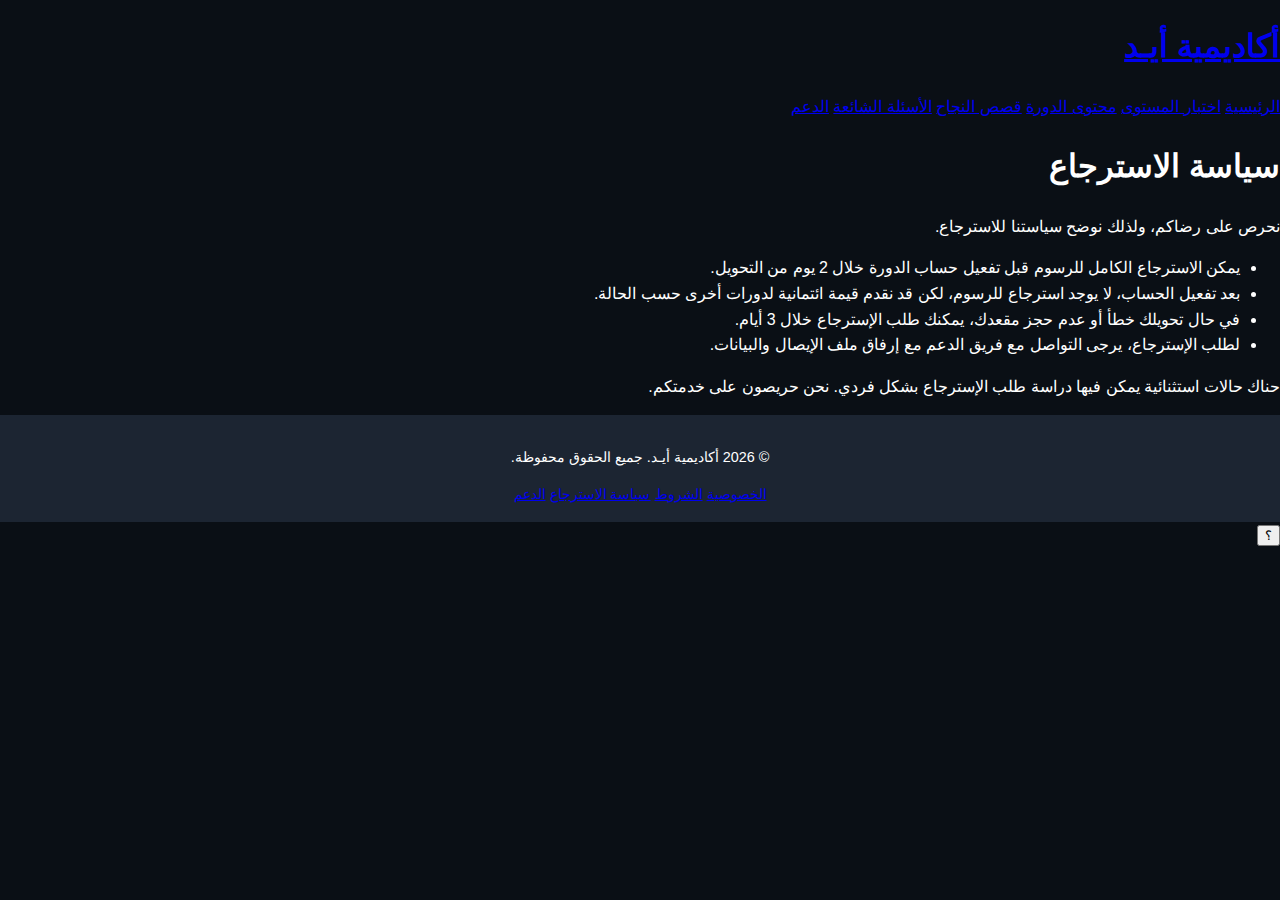
<file: refund.html>
<!DOCTYPE html>
<html lang="ar" dir="rtl">
<head>
  <meta charset="UTF-8">
  <meta name="viewport" content="width=device-width, initial-scale=1.0">
  <title>سياسة الاسترجاع | أكاديمية أيـد</title>
  <link rel="stylesheet" href="./assets/styles.css">
</head>
<body>
<header class="site-header">
  <div class="container">
    <h1 class="logo"><a href="./index.html">أكاديمية أيـد</a></h1>
    <nav class="nav">
      <a href="./index.html">الرئيسية</a>
      <a href="./level-test.html">اختبار المستوى</a>
      <a href="./course-content.html">محتوى الدورة</a>
      <a href="./testimonials.html">قصص النجاح</a>
      <a href="./faq.html">الأسئلة الشائعة</a>
      <a href="./support.html">الدعم</a>
    </nav>
  </div>
</header>

<main class="container refund-page">
  <h1>سياسة الاسترجاع</h1>
  <p>نحرص على رضاكم، ولذلك نوضح سياستنا للاسترجاع.</p>
  <ul>
    <li>يمكن الاسترجاع الكامل للرسوم قبل تفعيل حساب الدورة خلال 2 يوم من التحويل.</li>
    <li>بعد تفعيل الحساب، لا يوجد استرجاع للرسوم، لكن قد نقدم قيمة ائتمانية لدورات أخرى حسب الحالة.</li>
    <li>في حال تحويلك خطأ أو عدم حجز مقعدك، يمكنك طلب الإسترجاع خلال 3 أيام.</li>
    <li>لطلب الإسترجاع، يرجى التواصل مع فريق الدعم مع إرفاق ملف الإيصال والبيانات.</li>
  </ul>
  <p>حناك حالات استثنائية يمكن فيها دراسة طلب الإسترجاع بشكل فردي. نحن حريصون على خدمتكم.</p>
</main>

<footer class="site-footer">
  <div class="container">
    <p>© 2026 أكاديمية أيـد. جميع الحقوق محفوظة.</p>
    <nav class="footer-nav">
      <a href="./privacy.html">الخصوصية</a>
      <a href="./terms.html">الشروط</a>
      <a href="./refund.html">سياسة الاسترجاع</a>
      <a href="./support.html">الدعم</a>
    </nav>
  </div>
</footer>

<button id="assistantBtn" class="assistant-btn" aria-label="مساعد التسجيل">؟</button>
<div id="assistantPanel" class="assistant-panel">
  <h3>كيف يمكنني مساعدتك؟</h3>
  <a href="./level-test.html">ابدأ اختبار المستوى</a>
  <a href="./course-content.html">محتوى الدورة</a>
  <a href="./faq.html">الأسئلة الشائعة</a>
  <a href="./support.html">الدعم</a>
</div>

<script src="./assets/site-data.js"></script>
<script src="./assets/app.js"></script>
</body>
</html>
</file>
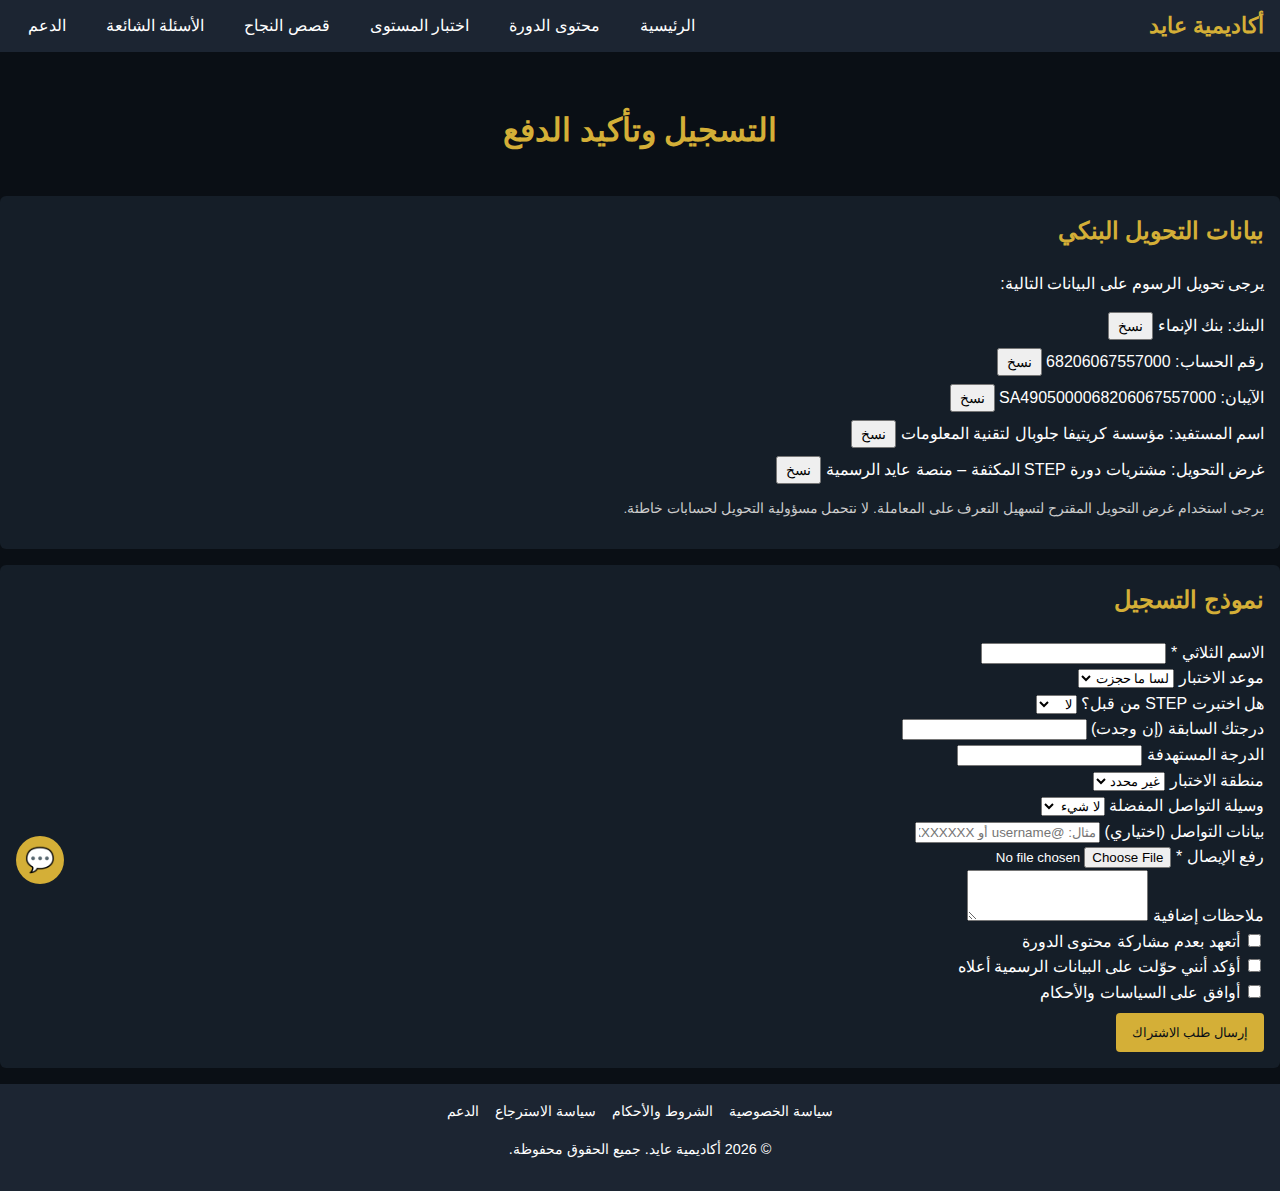
<file: register.html>
<!DOCTYPE html>
<html lang="ar" dir="rtl">
<head>
  <meta charset="UTF-8" />
  <meta name="viewport" content="width=device-width, initial-scale=1.0" />
  <title>التسجيل وتأكيد الدفع – أكاديمية عايد</title>
  <link rel="stylesheet" href="./assets/styles.css?v=20260120" />
</head>
<body>
  <header class="navbar">
    <a href="./index.html" class="logo">أكاديمية&nbsp;عايد</a>
    <button id="hamburger" class="hamburger">☰</button>
    <ul id="navLinks" class="nav-links">
      <li><a href="./index.html">الرئيسية</a></li>
      <li><a href="./course-content.html">محتوى الدورة</a></li>
      <li><a href="./level-test.html">اختبار المستوى</a></li>
      <li><a href="./testimonials.html">قصص النجاح</a></li>
      <li><a href="./faq.html">الأسئلة الشائعة</a></li>
      <li><a href="./support.html">الدعم</a></li>
    </ul>
  </header>

  <div class="ticker-bar"><span id="ticker"></span></div>

  <main class="page-content">
    <div class="page-header"><h1>التسجيل وتأكيد الدفع</h1></div>
    <!-- قسم بيانات التحويل البنكي -->
    <section class="content-section" id="bankSection">
      <h2>بيانات التحويل البنكي</h2>
      <p>يرجى تحويل الرسوم على البيانات التالية:</p>
      <ul class="bank-list">
        <li>البنك: بنك الإنماء <button class="copy-btn" data-copy="بنك الإنماء">نسخ</button></li>
        <li>رقم الحساب: 68206067557000 <button class="copy-btn" data-copy="68206067557000">نسخ</button></li>
        <li>الآيبان: SA4905000068206067557000 <button class="copy-btn" data-copy="SA4905000068206067557000">نسخ</button></li>
        <li>اسم المستفيد: مؤسسة كريتيفا جلوبال لتقنية المعلومات <button class="copy-btn" data-copy="مؤسسة كريتيفا جلوبال لتقنية المعلومات">نسخ</button></li>
        <li>غرض التحويل: مشتريات دورة STEP المكثفة – منصة عايد الرسمية <button class="copy-btn" data-copy="مشتريات دورة STEP المكثفة – منصة عايد الرسمية">نسخ</button></li>
      </ul>
      <p style="font-size:0.85rem; color:#ccc;">يرجى استخدام غرض التحويل المقترح لتسهيل التعرف على المعاملة. لا نتحمل مسؤولية التحويل لحسابات خاطئة.</p>
    </section>

    <!-- قسم نموذج التسجيل -->
    <section class="content-section">
      <h2>نموذج التسجيل</h2>
      <form id="registerForm" enctype="multipart/form-data">
        <div class="form-group">
          <label for="fullName">الاسم الثلاثي *</label>
          <input type="text" id="fullName" required />
        </div>
        <div class="form-group">
          <label for="examDate">موعد الاختبار</label>
          <select id="examDate">
            <option value="لم أحدد بعد">لسا ما حجزت</option>
            <option value="خلال 7 أيام">خلال 7 أيام</option>
            <option value="خلال 14 يوم">خلال 14 يوم</option>
            <option value="خلال شهر">خلال شهر</option>
            <option value="أكثر من شهر">أكثر من شهر</option>
          </select>
        </div>
        <div class="form-group">
          <label for="previousExam">هل اختبرت STEP من قبل؟</label>
          <select id="previousExam">
            <option value="لا">لا</option>
            <option value="نعم">نعم</option>
          </select>
        </div>
        <div class="form-group">
          <label for="previousScore">درجتك السابقة (إن وجدت)</label>
          <input type="text" id="previousScore" />
        </div>
        <div class="form-group">
          <label for="targetScore">الدرجة المستهدفة</label>
          <input type="text" id="targetScore" />
        </div>
        <div class="form-group">
          <label for="region">منطقة الاختبار</label>
          <select id="region">
            <option value="غير محدد">غير محدد</option>
            <option value="الرياض">الرياض</option>
            <option value="جدة">جدة</option>
            <option value="الشرقية">الشرقية</option>
            <option value="القصيم">القصيم</option>
            <option value="أخرى">أخرى</option>
          </select>
        </div>
        <div class="form-group">
          <label for="contactMethod">وسيلة التواصل المفضلة</label>
          <select id="contactMethod">
            <option value="">لا شيء</option>
            <option value="تليجرام">تليجرام</option>
            <option value="واتساب">واتساب</option>
            <option value="إيميل">إيميل</option>
          </select>
        </div>
        <div class="form-group">
          <label for="contactInfo">بيانات التواصل (اختياري)</label>
          <input type="text" id="contactInfo" placeholder="مثال: @username أو 05XXXXXXXX أو email@example.com" />
        </div>
        <div class="form-group">
          <label for="receiptFile">رفع الإيصال *</label>
          <input type="file" id="receiptFile" accept="image/*,.pdf" required />
        </div>
        <div class="form-group">
          <label for="notes">ملاحظات إضافية</label>
          <textarea id="notes" rows="3"></textarea>
        </div>
        <div class="form-group">
          <input type="checkbox" id="agree1" required />
          <label for="agree1">أتعهد بعدم مشاركة محتوى الدورة</label>
        </div>
        <div class="form-group">
          <input type="checkbox" id="agree2" required />
          <label for="agree2">أؤكد أنني حوّلت على البيانات الرسمية أعلاه</label>
        </div>
        <div class="form-group">
          <input type="checkbox" id="agree3" required />
          <label for="agree3">أوافق على السياسات والأحكام</label>
        </div>
        <button type="submit" class="cta-btn">إرسال طلب الاشتراك</button>
      </form>
    </section>
  </main>

  <button id="assistantButton" class="assistant-button" aria-label="فتح المساعد">💬</button>
  <div id="assistantPanel" class="assistant-panel">
    <button id="closeAssistant" class="close-panel">×</button>
    <h3>أين تود الذهاب؟</h3>
    <ul>
      <li><a href="./course-content.html">محتوى الدورة</a></li>
      <li><a href="./faq.html">الأسئلة الشائعة</a></li>
      <li><a href="./support.html">الدعم</a></li>
      <li><a href="./terms.html">السياسات</a></li>
    </ul>
  </div>

  <footer class="footer">
    <div class="footer-links">
      <a href="./privacy.html">سياسة الخصوصية</a>
      <a href="./terms.html">الشروط والأحكام</a>
      <a href="./refund.html">سياسة الاسترجاع</a>
      <a href="./support.html">الدعم</a>
    </div>
    <p>© 2026 أكاديمية عايد. جميع الحقوق محفوظة.</p>
  </footer>

  <script src="./assets/site-data.js?v=20260120"></script>
  <script src="./assets/app.js?v=20260120"></script>
  <script src="./assets/register.js?v=20260120"></script>
</body>
</html>
</file>
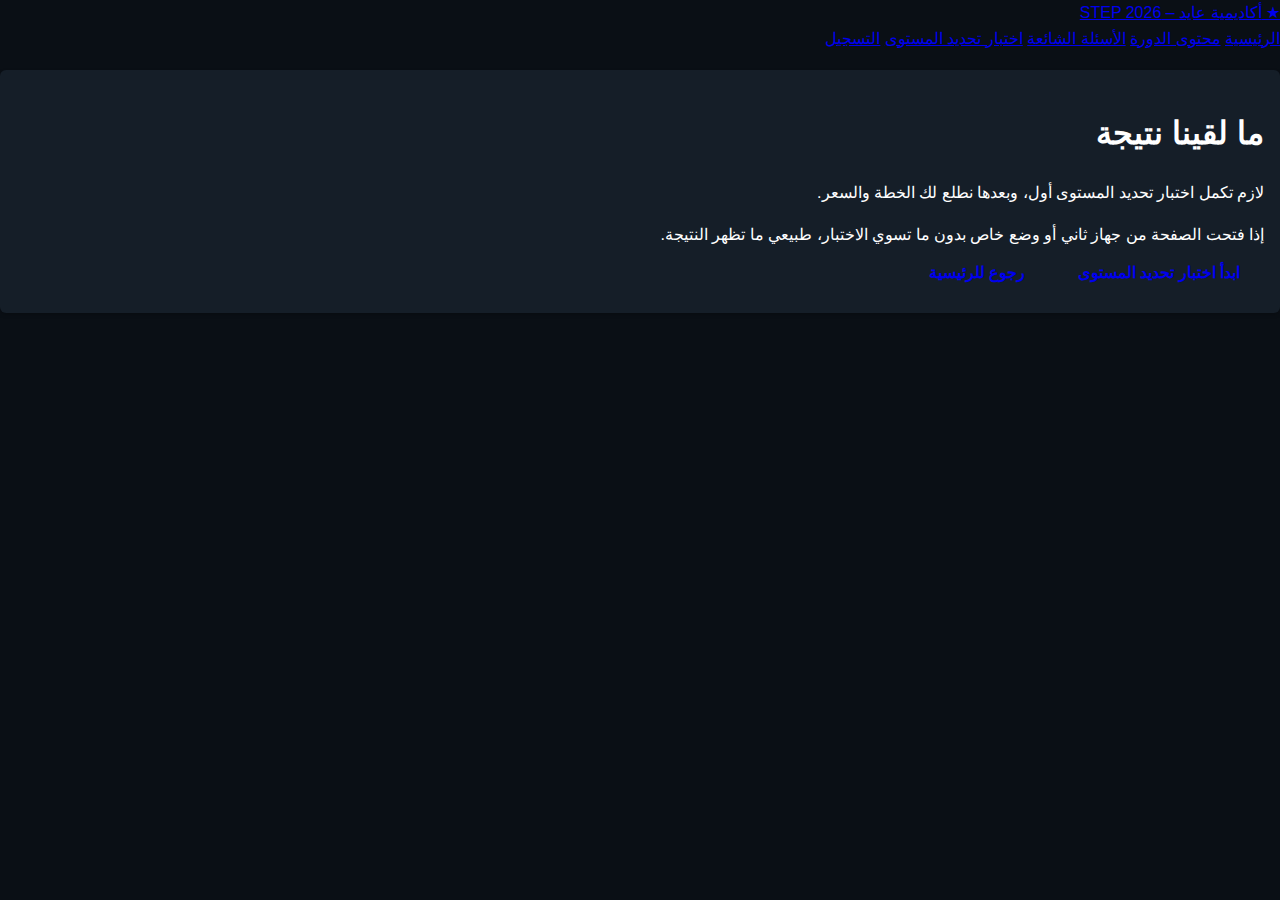
<file: results.html>
<!doctype html>
<html lang="ar" dir="rtl">
<head>
  <meta charset="utf-8" />
  <meta name="viewport" content="width=device-width,initial-scale=1" />
  <title>نتيجة الاختبار والخطة | أكاديمية عايد – STEP 2026</title>
  <meta name="description" content="عرض نتيجة اختبار تحديد المستوى وخطة مذاكرة مخصصة حسب مستواك وموعد اختبارك." />

  <!-- Styles -->
  <link rel="stylesheet" href="./assets/styles.css?v=2026-01-20" />

  <!-- (اختياري لاحقًا للـPWA) -->
  <link rel="manifest" href="./manifest.json?v=2026-01-20" />
  <meta name="theme-color" content="#0b0b0f" />
</head>

<body>
  <header class="site-header">
    <div class="container header-inner">
      <a class="brand" href="./index.html">
        <span class="brand__mark">★</span>
        <span class="brand__text">أكاديمية عايد – STEP 2026</span>
      </a>

      <nav class="nav">
        <a class="nav__link" href="./index.html">الرئيسية</a>
        <a class="nav__link" href="./course-content.html">محتوى الدورة</a>
        <a class="nav__link" href="./faq.html">الأسئلة الشائعة</a>
        <a class="nav__link" href="./level-test.html">اختبار تحديد المستوى</a>
        <a class="nav__link nav__cta" href="./register.html" aria-disabled="true" title="التسجيل يفتح بعد الاختبار">التسجيل</a>
      </nav>
    </div>
  </header>

  <main class="container" style="padding-top: 1.2rem; padding-bottom: 3rem;">
    <section class="card" id="resultsApp" aria-live="polite">
      <!-- Filled by script -->
    </section>
  </main>

  <!-- مساعد/توستات عام (إذا موجود عندك) -->
  <script src="./assets/app.js?v=2026-01-20"></script>

  <script>
    (() => {
      "use strict";

      const KEY = "ayed_step_leveltest_v2026_01_20:result";
      const $app = document.getElementById("resultsApp");

      const escapeHtml = (s) =>
        String(s ?? "")
          .replaceAll("&", "&amp;")
          .replaceAll("<", "&lt;")
          .replaceAll(">", "&gt;")
          .replaceAll('"', "&quot;")
          .replaceAll("'", "&#039;");

      const readableSection = (sec) => {
        sec = (sec || "").toLowerCase();
        if (sec === "grammar") return "Grammar (القواعد)";
        if (sec === "reading") return "Reading (القراءة)";
        if (sec === "listening") return "Listening (الاستماع)";
        if (sec === "vocab") return "Vocabulary (المفردات)";
        return "General (عام)";
      };

      const gradeLabel = (pct) => {
        if (pct >= 90) return "ممتاز جدًا 🔥";
        if (pct >= 80) return "ممتاز 👏";
        if (pct >= 70) return "جيد جدًا ✅";
        if (pct >= 60) return "جيد 👍";
        return "نحتاج شدّ حيل بسيط 💪";
      };

      function renderEmpty() {
        $app.innerHTML = `
          <div class="card__head">
            <h1 class="h1">ما لقينا نتيجة</h1>
            <p class="muted">لازم تكمل اختبار تحديد المستوى أول، وبعدها نطلع لك الخطة والسعر.</p>
          </div>

          <div class="stack">
            <div class="note">
              إذا فتحت الصفحة من جهاز ثاني أو وضع خاص بدون ما تسوي الاختبار، طبيعي ما تظهر النتيجة.
            </div>

            <div class="actions">
              <a class="btn btn-primary" href="./level-test.html">ابدأ اختبار تحديد المستوى</a>
              <a class="btn btn-ghost" href="./index.html">رجوع للرئيسية</a>
            </div>
          </div>
        `;
      }

      function render(payload) {
        const profile = payload.profile || {};
        const quiz = payload.quiz || {};
        const plan = payload.plan || {};
        const pricing = payload.pricing || { discountedPriceSar: 349, regularPriceSar: 599, currency: "SAR" };

        const name = profile.name ? `يا ${escapeHtml(profile.name)}` : "يا بطل";
        const pct = Number(quiz.pct || 0);
        const correct = Number(quiz.correct || 0);
        const total = Number(quiz.total || 0);

        const sections = Array.isArray(quiz.bySection) ? quiz.bySection : [];
        const wrong = Array.isArray(quiz.wrongItems) ? quiz.wrongItems : [];

        const sectionRows = sections.map(s => {
          const sp = Number(s.pct || 0);
          return `
            <tr>
              <td>${escapeHtml(readableSection(s.section))}</td>
              <td>${escapeHtml(String(s.correct ?? 0))} / ${escapeHtml(String(s.total ?? 0))}</td>
              <td><strong>${escapeHtml(String(sp))}%</strong></td>
            </tr>
          `;
        }).join("");

        const wrongCards = wrong.slice(0, 10).map(w => {
          const picked = Number.isInteger(w.pickedIndex) ? w.pickedIndex : -1;
          const ans = Number.isInteger(w.answerIndex) ? w.answerIndex : -1;
          const pickedL = picked >= 0 ? String.fromCharCode(65 + picked) : "—";
          const ansL = ans >= 0 ? String.fromCharCode(65 + ans) : "—";
          return `
            <div class="mini-card">
              <div class="mini-card__top">
                <span class="pill">${escapeHtml(readableSection(w.section))}</span>
                <span class="muted">إجابتك: <strong>${escapeHtml(pickedL)}</strong> — الصحيح: <strong>${escapeHtml(ansL)}</strong></span>
              </div>
              <div class="mini-card__q">${escapeHtml(w.prompt || "")}</div>
              ${w.explain ? `<div class="mini-card__explain">${escapeHtml(w.explain)}</div>` : ""}
            </div>
          `;
        }).join("");

        const planBullets = Array.isArray(plan.bullets) ? plan.bullets : [];
        const planHtml = planBullets.map(b => {
          // allow simple markdown-like bold **text**
          const safe = escapeHtml(b).replaceAll(/\*\*(.+?)\*\*/g, "<strong>$1</strong>").replaceAll("\n", "<br/>");
          return `<div class="plan-line">${safe}</div>`;
        }).join("");

        const showPrice = payload?.flags?.showPrice !== false;

        $app.innerHTML = `
          <div class="card__head">
            <h1 class="h1">نتيجتك وخطتك</h1>
            <p class="muted">تم تجهيز خطة على قد وقتك ومستواك — بدون تشتت 👌</p>
          </div>

          <div class="stack">
            <div class="hero-metric">
              <div class="hero-metric__left">
                <div class="muted">${name}، نتيجتك الحالية:</div>
                <div class="score">${escapeHtml(String(pct))}%</div>
                <div class="muted">${escapeHtml(gradeLabel(pct))} — (${escapeHtml(String(correct))}/${escapeHtml(String(total))})</div>
              </div>
              <div class="hero-metric__right">
                <div class="note">
                  <strong>الآن وش تسوي؟</strong><br/>
                  اتبع الخطة تحت، وبعدها سجّل عشان توصلك ملفات الدورة وقنوات المتابعة بأقرب وقت.
                </div>
              </div>
            </div>

            <div class="grid2">
              <div class="card card--inner">
                <h2 class="h2">تحليل الأقسام</h2>
                <div class="muted">هذا يوضح لك وين تركز أكثر.</div>
                <div class="table-wrap">
                  <table class="table">
                    <thead>
                      <tr>
                        <th>القسم</th>
                        <th>النتيجة</th>
                        <th>النسبة</th>
                      </tr>
                    </thead>
                    <tbody>
                      ${sectionRows || `<tr><td colspan="3" class="muted">لا يوجد تحليل أقسام متاح</td></tr>`}
                    </tbody>
                  </table>
                </div>
              </div>

              <div class="card card--inner">
                <h2 class="h2">خطة مذاكرة مقترحة</h2>
                <div class="muted">${escapeHtml(plan.summary || "")}</div>
                <div class="plan">
                  ${planHtml || `<div class="muted">الخطة غير متاحة حاليًا.</div>`}
                  ${plan.closing ? `<div class="plan-close">${escapeHtml(plan.closing).replaceAll("\n","<br/>")}</div>` : ``}
                </div>

                <div class="actions" style="margin-top: .9rem;">
                  <a class="btn btn-primary" href="./register.html">ابدأ التسجيل وتأكيد الدفع</a>
                  <a class="btn btn-ghost" href="./course-content.html">شوف محتوى الدورة بالتفصيل</a>
                </div>
              </div>
            </div>

            <div class="card card--inner">
              <h2 class="h2">أخطاءك (مختصر ومفيد)</h2>
              <div class="muted">عرضنا لك أهم الأخطاء عشان تعرف “سبب الغلط” مو بس الإجابة.</div>
              ${wrongCards ? `<div class="mini-grid">${wrongCards}</div>` : `<div class="note">ما شاء الله! ما عندك أخطاء كثيرة 👏</div>`}
            </div>

            <div class="card card--inner">
              <h2 class="h2">الاشتراك</h2>
              <div class="muted">السعر يظهر بعد الاختبار فقط ✅</div>

              ${showPrice ? `
                <div class="price-box">
                  <div class="price-main">
                    <div class="price-now">${escapeHtml(String(pricing.discountedPriceSar || 349))} ريال</div>
                    <div class="price-sub muted">بدل ${escapeHtml(String(pricing.regularPriceSar || 599))} ريال</div>
                  </div>
                  <div class="price-note">
                    <div class="note">
                      <strong>معلومة:</strong> المقاعد محدودة — وإذا اكتملت يرجع السعر الرسمي تلقائيًا.
                    </div>
                  </div>
                </div>
              ` : `
                <div class="note">أكمل الاختبار عشان يظهر لك السعر.</div>
              `}

              <div class="actions" style="margin-top: .9rem;">
                <a class="btn btn-primary" href="./register.html">سجّل الآن (تأكيد الدفع)</a>
                <a class="btn btn-ghost" href="./level-test.html">إعادة الاختبار</a>
              </div>
            </div>

            <div class="muted" style="text-align:center;">
              إذا تحس النتيجة ما تمثّل مستواك (كنت مستعجل/مشتت)، عادي أعد الاختبار… الأسئلة تتغيّر.
            </div>
          </div>
        `;

        // Disable register CTA in header ONLY if you want to force the flow:
        // Here we keep it clickable from results.
        const headerCta = document.querySelector(".nav__cta");
        if (headerCta) {
          headerCta.removeAttribute("aria-disabled");
          headerCta.removeAttribute("title");
          headerCta.setAttribute("href", "./register.html");
        }
      }

      let payload = null;
      try {
        payload = JSON.parse(localStorage.getItem(KEY) || "null");
      } catch (e) {}

      if (!payload || !payload.quiz) renderEmpty();
      else render(payload);
    })();
  </script>
</body>
</html>
</file>
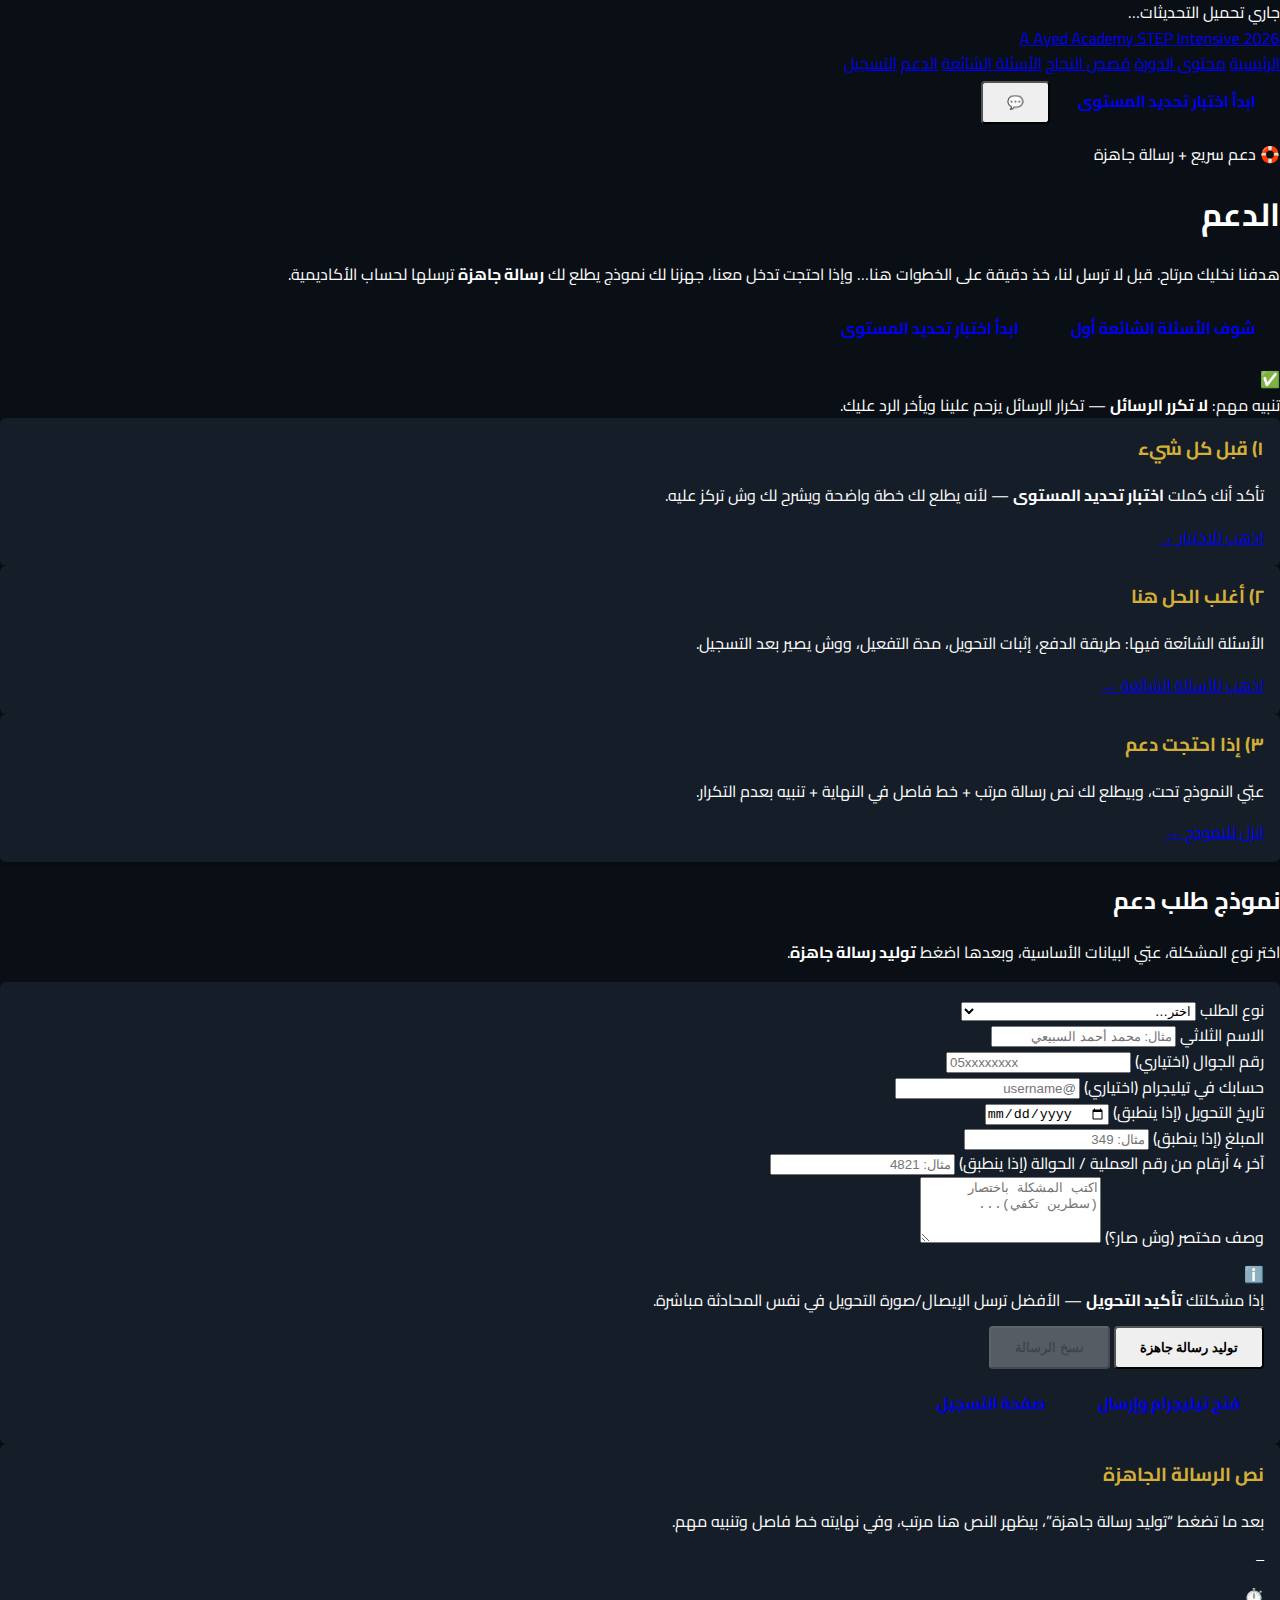
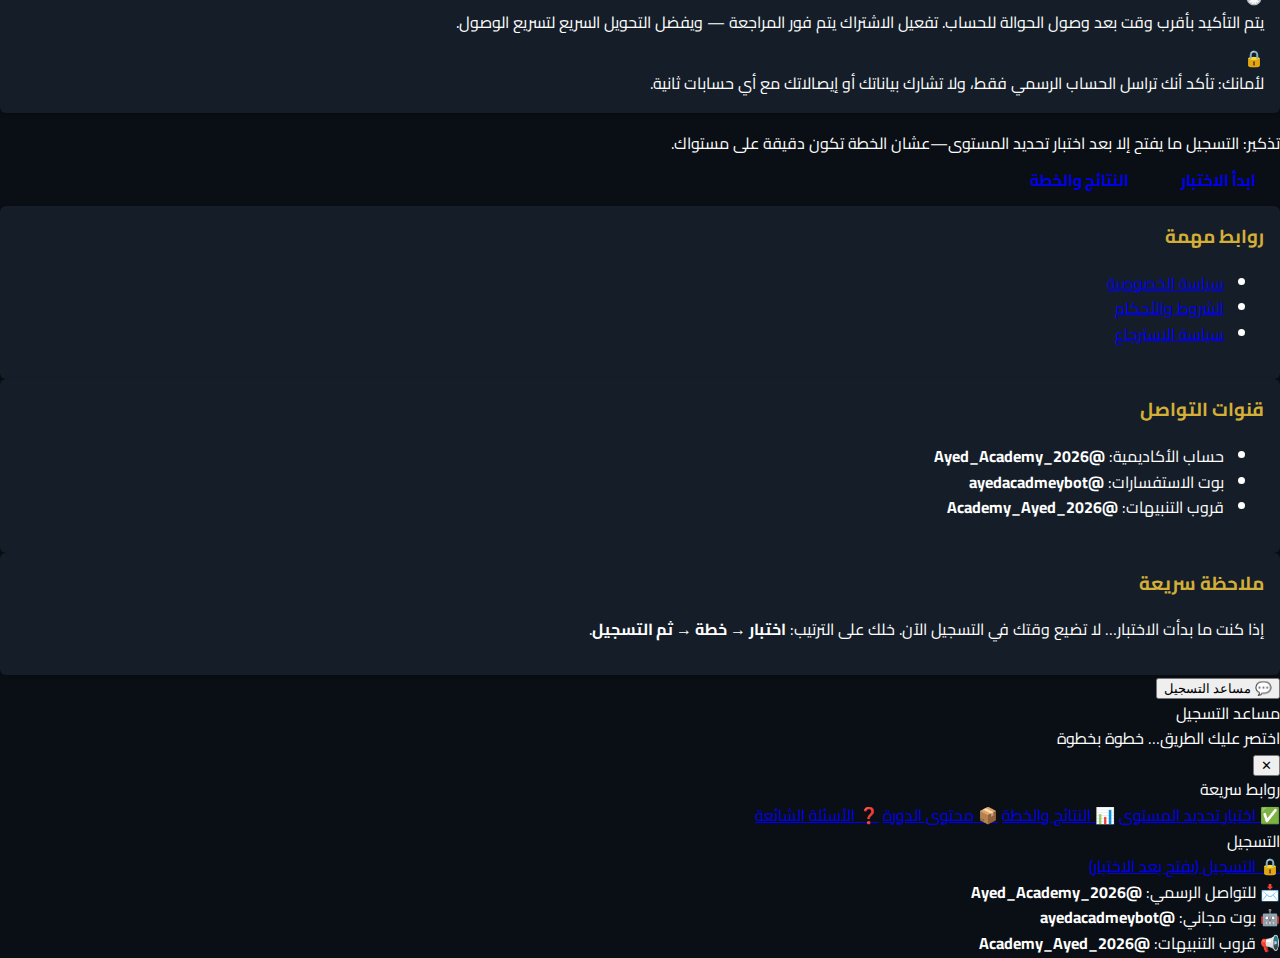
<file: support.html>
<!doctype html>
<html lang="ar" dir="rtl">
<head>
  <meta charset="utf-8" />
  <meta name="viewport" content="width=device-width, initial-scale=1" />
  <meta name="theme-color" content="#0b0f14" />
  <meta name="description" content="صفحة الدعم للدورة المكثفة STEP 2026 — تقديم طلبات (تأخر تفعيل/مشكلة تسجيل/استرجاع) مع رسالة جاهزة للإرسال لحساب الأكاديمية." />

  <title>الدعم | STEP عايد المكثفة 2026</title>

  <!-- PWA -->
  <link rel="manifest" href="./manifest.json?v=2026-01-20" />
  <link rel="icon" href="./assets/img/favicon.png?v=2026-01-20" />

  <!-- Font -->
  <link rel="preconnect" href="https://fonts.googleapis.com">
  <link rel="preconnect" href="https://fonts.gstatic.com" crossorigin>
  <link href="https://fonts.googleapis.com/css2?family=Cairo:wght@400;600;700;800&display=swap" rel="stylesheet">

  <!-- Styles -->
  <link rel="stylesheet" href="./assets/styles.css?v=2026-01-20" />
</head>

<body>
  <!-- Top rotating notice bar -->
  <div class="topbar" id="topbar" aria-live="polite">
    <div class="topbar__inner">
      <span class="dot pulse" aria-hidden="true"></span>
      <span id="topbarText">جاري تحميل التحديثات…</span>
    </div>
  </div>

  <!-- Header -->
  <header class="header" id="header">
    <div class="container header__inner">
      <a class="brand" href="./index.html" aria-label="الصفحة الرئيسية">
        <span class="brand__mark">A</span>
        <span class="brand__text">
          <span class="brand__title">Ayed Academy</span>
          <span class="brand__sub">STEP Intensive 2026</span>
        </span>
      </a>

      <nav class="nav" aria-label="التنقل الرئيسي">
        <a class="nav__link" href="./index.html">الرئيسية</a>
        <a class="nav__link" href="./course-content.html">محتوى الدورة</a>
        <a class="nav__link" href="./testimonials.html">قصص النجاح</a>
        <a class="nav__link" href="./faq.html">الأسئلة الشائعة</a>
        <a class="nav__link is-active" href="./support.html">الدعم</a>

        <!-- Locked: يظهر فعلياً بعد الاختبار -->
        <a class="nav__link nav__link--locked"
           href="./register.html"
           data-locked="true"
           data-lock-reason="التسجيل يفتح بعد اختبار تحديد المستوى عشان نعطيك خطة مناسبة 💛">
          التسجيل
        </a>
      </nav>

      <div class="header__actions">
        <a class="btn btn--ghost" href="./level-test.html">ابدأ اختبار تحديد المستوى</a>
        <button class="btn btn--icon" id="openAssistantBtn" type="button" aria-label="فتح مساعد التسجيل">
          <span aria-hidden="true">💬</span>
        </button>
      </div>
    </div>
  </header>

  <main class="main">

    <!-- Page Hero -->
    <section class="page-hero">
      <div class="container">
        <p class="badge">
          <span class="badge__spark" aria-hidden="true">🛟</span>
          دعم سريع + رسالة جاهزة
        </p>

        <h1 class="page-hero__title">الدعم</h1>

        <p class="page-hero__lead">
          هدفنا نخليك مرتاح. قبل لا ترسل لنا، خذ دقيقة على الخطوات هنا… وإذا احتجت تدخل معنا، جهزنا لك نموذج
          يطلع لك <strong>رسالة جاهزة</strong> ترسلها لحساب الأكاديمية.
        </p>

        <div class="page-hero__cta">
          <a class="btn btn--primary" href="./faq.html">شوف الأسئلة الشائعة أول</a>
          <a class="btn btn--ghost" href="./level-test.html">ابدأ اختبار تحديد المستوى</a>
        </div>

        <div class="notice" style="margin-top:14px;">
          <div class="notice__icon" aria-hidden="true">✅</div>
          <div class="notice__text">
            تنبيه مهم: <strong>لا تكرر الرسائل</strong> — تكرار الرسائل يزحم علينا ويأخر الرد عليك.
          </div>
        </div>
      </div>
    </section>

    <!-- Quick Help -->
    <section class="section section--alt">
      <div class="container">
        <div class="grid grid--3">
          <div class="card">
            <h3 class="card__title">١) قبل كل شيء</h3>
            <p class="card__text">
              تأكد أنك كملت <strong>اختبار تحديد المستوى</strong> — لأنه يطلع لك خطة واضحة ويشرح لك وش تركز عليه.
            </p>
            <a class="link" href="./level-test.html">اذهب للاختبار →</a>
          </div>

          <div class="card">
            <h3 class="card__title">٢) أغلب الحل هنا</h3>
            <p class="card__text">
              الأسئلة الشائعة فيها: طريقة الدفع، إثبات التحويل، مدة التفعيل، ووش يصير بعد التسجيل.
            </p>
            <a class="link" href="./faq.html">اذهب للأسئلة الشائعة →</a>
          </div>

          <div class="card">
            <h3 class="card__title">٣) إذا احتجت دعم</h3>
            <p class="card__text">
              عبّي النموذج تحت، وبيطلع لك نص رسالة مرتب + خط فاصل في النهاية + تنبيه بعدم التكرار.
            </p>
            <a class="link" href="#supportForm">انزل للنموذج →</a>
          </div>
        </div>
      </div>
    </section>

    <!-- Support Form -->
    <section class="section" id="supportForm">
      <div class="container">
        <div class="section__head">
          <h2 class="section__title">نموذج طلب دعم</h2>
          <p class="section__desc">
            اختر نوع المشكلة، عبّي البيانات الأساسية، وبعدها اضغط <strong>توليد رسالة جاهزة</strong>.
          </p>
        </div>

        <div class="grid grid--2">
          <!-- Form card -->
          <div class="card">
            <form id="supportTicket" class="form" autocomplete="on">
              <div class="form__row">
                <label class="field">
                  <span class="field__label">نوع الطلب</span>
                  <select class="field__control" id="reqType" required>
                    <option value="" selected disabled>اختر…</option>
                    <option value="activation">تأخر تفعيل الاشتراك / الانضمام للقنوات</option>
                    <option value="payment">مشكلة في الدفع / تأكيد التحويل</option>
                    <option value="refund">طلب استرجاع (قبل تفعيل الاشتراك)</option>
                    <option value="tech">مشكلة تقنية بالموقع</option>
                    <option value="complaint">شكوى / ملاحظة</option>
                    <option value="fraud">بلاغ احتيال / انتحال اسم الأكاديمية</option>
                  </select>
                </label>
              </div>

              <div class="form__row">
                <label class="field">
                  <span class="field__label">الاسم الثلاثي</span>
                  <input class="field__control" id="fullName" type="text" placeholder="مثال: محمد أحمد السبيعي" required />
                </label>
              </div>

              <div class="form__row">
                <label class="field">
                  <span class="field__label">رقم الجوال (اختياري)</span>
                  <input class="field__control" id="phone" type="tel" placeholder="05xxxxxxxx" />
                </label>
              </div>

              <div class="form__row">
                <label class="field">
                  <span class="field__label">حسابك في تيليجرام (اختياري)</span>
                  <input class="field__control" id="tgUser" type="text" placeholder="@username" />
                </label>
              </div>

              <div class="form__row">
                <label class="field">
                  <span class="field__label">تاريخ التحويل (إذا ينطبق)</span>
                  <input class="field__control" id="payDate" type="date" />
                </label>
              </div>

              <div class="form__row">
                <label class="field">
                  <span class="field__label">المبلغ (إذا ينطبق)</span>
                  <input class="field__control" id="amount" type="number" min="0" step="1" placeholder="مثال: 349" />
                </label>
              </div>

              <div class="form__row">
                <label class="field">
                  <span class="field__label">آخر 4 أرقام من رقم العملية / الحوالة (إذا ينطبق)</span>
                  <input class="field__control" id="ref4" type="text" inputmode="numeric" maxlength="4" placeholder="مثال: 4821" />
                </label>
              </div>

              <div class="form__row">
                <label class="field">
                  <span class="field__label">وصف مختصر (وش صار؟)</span>
                  <textarea class="field__control" id="details" rows="4" placeholder="اكتب المشكلة باختصار (سطرين تكفي)..." required></textarea>
                </label>
              </div>

              <div class="notice" style="margin-top:12px;">
                <div class="notice__icon" aria-hidden="true">ℹ️</div>
                <div class="notice__text">
                  إذا مشكلتك <strong>تأكيد التحويل</strong> — الأفضل ترسل الإيصال/صورة التحويل في نفس المحادثة مباشرة.
                </div>
              </div>

              <div class="form__actions" style="margin-top:12px;">
                <button class="btn btn--primary" id="buildMsg" type="button">توليد رسالة جاهزة</button>
                <button class="btn btn--ghost" id="copyMsg" type="button" disabled>نسخ الرسالة</button>
              </div>

              <div class="form__actions" style="margin-top:10px;">
                <a class="btn btn--ghost" id="openTelegram" href="#" aria-disabled="true">فتح تيليجرام وإرسال</a>
                <a class="btn btn--ghost" href="./register.html">صفحة التسجيل</a>
              </div>
            </form>
          </div>

          <!-- Output card -->
          <div class="card">
            <h3 class="card__title">نص الرسالة الجاهزة</h3>
            <p class="card__text muted">
              بعد ما تضغط “توليد رسالة جاهزة”، بيظهر النص هنا مرتب، وفي نهايته خط فاصل وتنبيه مهم.
            </p>

            <div class="msgbox" id="msgBox" style="margin-top:12px;">
              <pre id="msgPreview" class="msgbox__pre">—</pre>
            </div>

            <div class="notice" style="margin-top:12px;">
              <div class="notice__icon" aria-hidden="true">⏱️</div>
              <div class="notice__text">
                يتم التأكيد بأقرب وقت بعد وصول الحوالة للحساب. تفعيل الاشتراك يتم فور المراجعة — ويفضل التحويل السريع لتسريع الوصول.
              </div>
            </div>

            <div class="notice" style="margin-top:10px;">
              <div class="notice__icon" aria-hidden="true">🔒</div>
              <div class="notice__text">
                لأمانك: تأكد أنك تراسل الحساب الرسمي فقط، ولا تشارك بياناتك أو إيصالاتك مع أي حسابات ثانية.
              </div>
            </div>
          </div>
        </div>

        <div class="cta-strip" style="margin-top:18px;">
          <div class="cta-strip__text">
            تذكير: التسجيل ما يفتح إلا بعد اختبار تحديد المستوى—عشان الخطة تكون دقيقة على مستواك.
          </div>
          <div class="cta-strip__actions">
            <a class="btn btn--primary" href="./level-test.html">ابدأ الاختبار</a>
            <a class="btn btn--ghost" href="./results.html">النتائج والخطة</a>
          </div>
        </div>
      </div>
    </section>

    <!-- Footer links -->
    <section class="section section--alt">
      <div class="container">
        <div class="grid grid--3">
          <div class="card">
            <h3 class="card__title">روابط مهمة</h3>
            <ul class="list">
              <li><a class="link" href="./privacy.html">سياسة الخصوصية</a></li>
              <li><a class="link" href="./terms.html">الشروط والأحكام</a></li>
              <li><a class="link" href="./refund.html">سياسة الاسترجاع</a></li>
            </ul>
          </div>

          <div class="card">
            <h3 class="card__title">قنوات التواصل</h3>
            <ul class="list">
              <li>حساب الأكاديمية: <strong>@Ayed_Academy_2026</strong></li>
              <li>بوت الاستفسارات: <strong>@ayedacadmeybot</strong></li>
              <li>قروب التنبيهات: <strong>@Academy_Ayed_2026</strong></li>
            </ul>
          </div>

          <div class="card">
            <h3 class="card__title">ملاحظة سريعة</h3>
            <p class="card__text">
              إذا كنت ما بدأت الاختبار… لا تضيع وقتك في التسجيل الآن. خلك على الترتيب:
              <strong>اختبار → خطة → ثم التسجيل</strong>.
            </p>
          </div>
        </div>
      </div>
    </section>

  </main>

  <!-- Floating Assistant -->
  <div class="assistant">
    <button class="assistant__fab" id="assistantFab" type="button" aria-label="مساعد التسجيل السريع">
      <span aria-hidden="true">💬</span>
      <span class="assistant__fabText">مساعد التسجيل</span>
    </button>

    <div class="assistant__panel" id="assistantPanel" aria-hidden="true">
      <div class="assistant__header">
        <div>
          <div class="assistant__title">مساعد التسجيل</div>
          <div class="assistant__sub">اختصر عليك الطريق… خطوة بخطوة</div>
        </div>
        <button class="icon-btn" id="assistantClose" type="button" aria-label="إغلاق">✕</button>
      </div>

      <div class="assistant__body">
        <div class="assistant__group">
          <div class="assistant__groupTitle">روابط سريعة</div>
          <a class="assistant__link" href="./level-test.html">✅ اختبار تحديد المستوى</a>
          <a class="assistant__link" href="./results.html">📊 النتائج والخطة</a>
          <a class="assistant__link" href="./course-content.html">📦 محتوى الدورة</a>
          <a class="assistant__link" href="./faq.html">❓ الأسئلة الشائعة</a>
        </div>

        <div class="assistant__group">
          <div class="assistant__groupTitle">التسجيل</div>
          <a class="assistant__link assistant__link--locked"
             href="./register.html"
             data-locked="true"
             data-lock-reason="أكمل اختبار تحديد المستوى أولاً، وبعدها يفتح لك التسجيل مباشرة 💛">
            🔒 التسجيل (يفتح بعد الاختبار)
          </a>
        </div>

        <div class="assistant__note">
          📩 للتواصل الرسمي: <strong>@Ayed_Academy_2026</strong><br>
          🤖 بوت مجاني: <strong>@ayedacadmeybot</strong><br>
          📢 قروب التنبيهات: <strong>@Academy_Ayed_2026</strong>
        </div>
      </div>
    </div>
  </div>

  <!-- Toasts -->
  <div id="toasts" class="toast-wrap" aria-live="polite" aria-relevant="additions"></div>

  <!-- Scripts -->
  <script src="./assets/site-data.js?v=2026-01-20"></script>
  <script src="./assets/app.js?v=2026-01-20"></script>

  <!-- Support page logic (self-contained) -->
  <script>
    (function () {
      const $ = (id) => document.getElementById(id);

      const reqType = $('reqType');
      const fullName = $('fullName');
      const phone = $('phone');
      const tgUser = $('tgUser');
      const payDate = $('payDate');
      const amount = $('amount');
      const ref4 = $('ref4');
      const details = $('details');

      const buildBtn = $('buildMsg');
      const copyBtn = $('copyMsg');
      const openTg = $('openTelegram');

      const preview = $('msgPreview');

      function typeTitle(v) {
        switch (v) {
          case 'activation': return 'تأخر تفعيل الاشتراك / الانضمام للقنوات';
          case 'payment': return 'مشكلة في الدفع / تأكيد التحويل';
          case 'refund': return 'طلب استرجاع (قبل تفعيل الاشتراك)';
          case 'tech': return 'مشكلة تقنية بالموقع';
          case 'complaint': return 'شكوى / ملاحظة';
          case 'fraud': return 'بلاغ احتيال / انتحال';
          default: return 'طلب دعم';
        }
      }

      function clean(s) {
        return (s || '').toString().trim();
      }

      function buildMessage() {
        const t = clean(reqType.value);
        const name = clean(fullName.value);
        const d = clean(details.value);

        if (!t || !name || !d) {
          if (window.toast) window.toast('كمل البيانات المطلوبة عشان نطلع لك رسالة جاهزة ✅');
          return null;
        }

        const lines = [];
        lines.push('السلام عليكم');
        lines.push('');
        lines.push('ابغى مساعدة بخصوص: *' + typeTitle(t) + '*');
        lines.push('');
        lines.push('الاسم: ' + name);

        const p = clean(phone.value);
        if (p) lines.push('الجوال: ' + p);

        const tg = clean(tgUser.value);
        if (tg) lines.push('تيليجرام: ' + tg);

        const pd = clean(payDate.value);
        if (pd) lines.push('تاريخ التحويل: ' + pd);

        const am = clean(amount.value);
        if (am) lines.push('المبلغ: ' + am + ' ريال');

        const r4 = clean(ref4.value);
        if (r4) lines.push('آخر 4 أرقام من العملية/الحوالة: ' + r4);

        lines.push('');
        lines.push('التفاصيل:');
        lines.push(d);
        lines.push('');
        lines.push('ملاحظة: سأرفق الإيصال/صورة التحويل في نفس المحادثة لتأكيد الطلب (إذا ينطبق).');
        lines.push('');
        lines.push('_____________________________');
        lines.push('*بعد إرسال الرسالة:*');
        lines.push('- الرجاء عدم تكرار الرسائل حتى لا يتأخر الرد.');
        lines.push('- سيتم التأكيد بأقرب وقت بعد وصول الحوالة للحساب والمراجعة.');
        lines.push('');

        return lines.join('\n');
      }

      function setTelegramLink(msg) {
        const encoded = encodeURIComponent(msg);
        // ملاحظة: المستخدم قد يرسلها للحساب الرسمي من داخل تيليجرام، الرابط يفتح محرر رسالة.
        openTg.href = 'https://t.me/share/url?url=&text=' + encoded;
        openTg.setAttribute('aria-disabled', 'false');
      }

      buildBtn.addEventListener('click', () => {
        const msg = buildMessage();
        if (!msg) return;

        preview.textContent = msg;
        copyBtn.disabled = false;
        setTelegramLink(msg);

        if (window.toast) window.toast('تم تجهيز الرسالة ✅ انسخها أو افتح تيليجرام');
      });

      copyBtn.addEventListener('click', async () => {
        const msg = preview.textContent;
        if (!msg || msg === '—') return;

        try {
          await navigator.clipboard.writeText(msg);
          if (window.toast) window.toast('تم نسخ الرسالة ✅');
        } catch (e) {
          // fallback
          const ta = document.createElement('textarea');
          ta.value = msg;
          document.body.appendChild(ta);
          ta.select();
          document.execCommand('copy');
          ta.remove();
          if (window.toast) window.toast('تم نسخ الرسالة ✅');
        }
      });

      // Init
      openTg.addEventListener('click', (e) => {
        if (!openTg.href || openTg.getAttribute('aria-disabled') === 'true') {
          e.preventDefault();
          if (window.toast) window.toast('ولّد الرسالة أول ثم افتح تيليجرام ✅');
        }
      });
    })();
  </script>
</body>
</html>
</file>
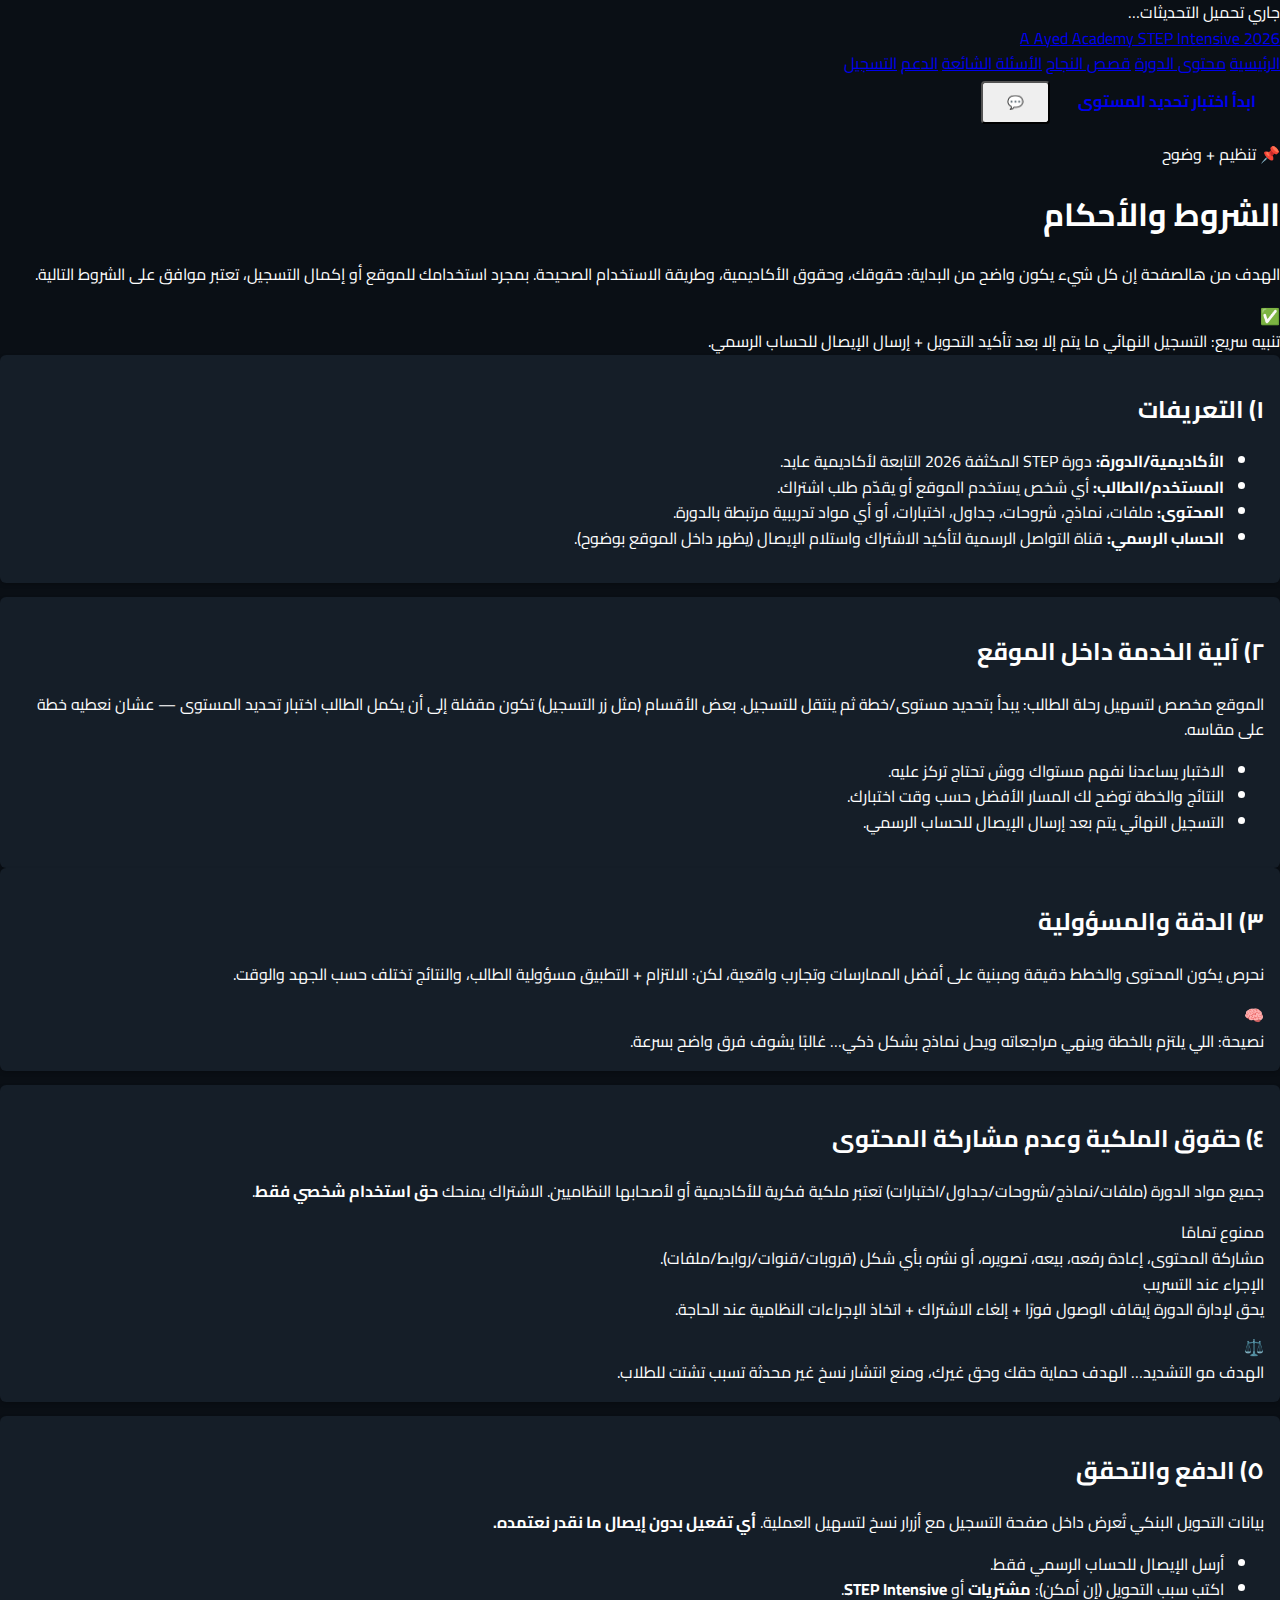
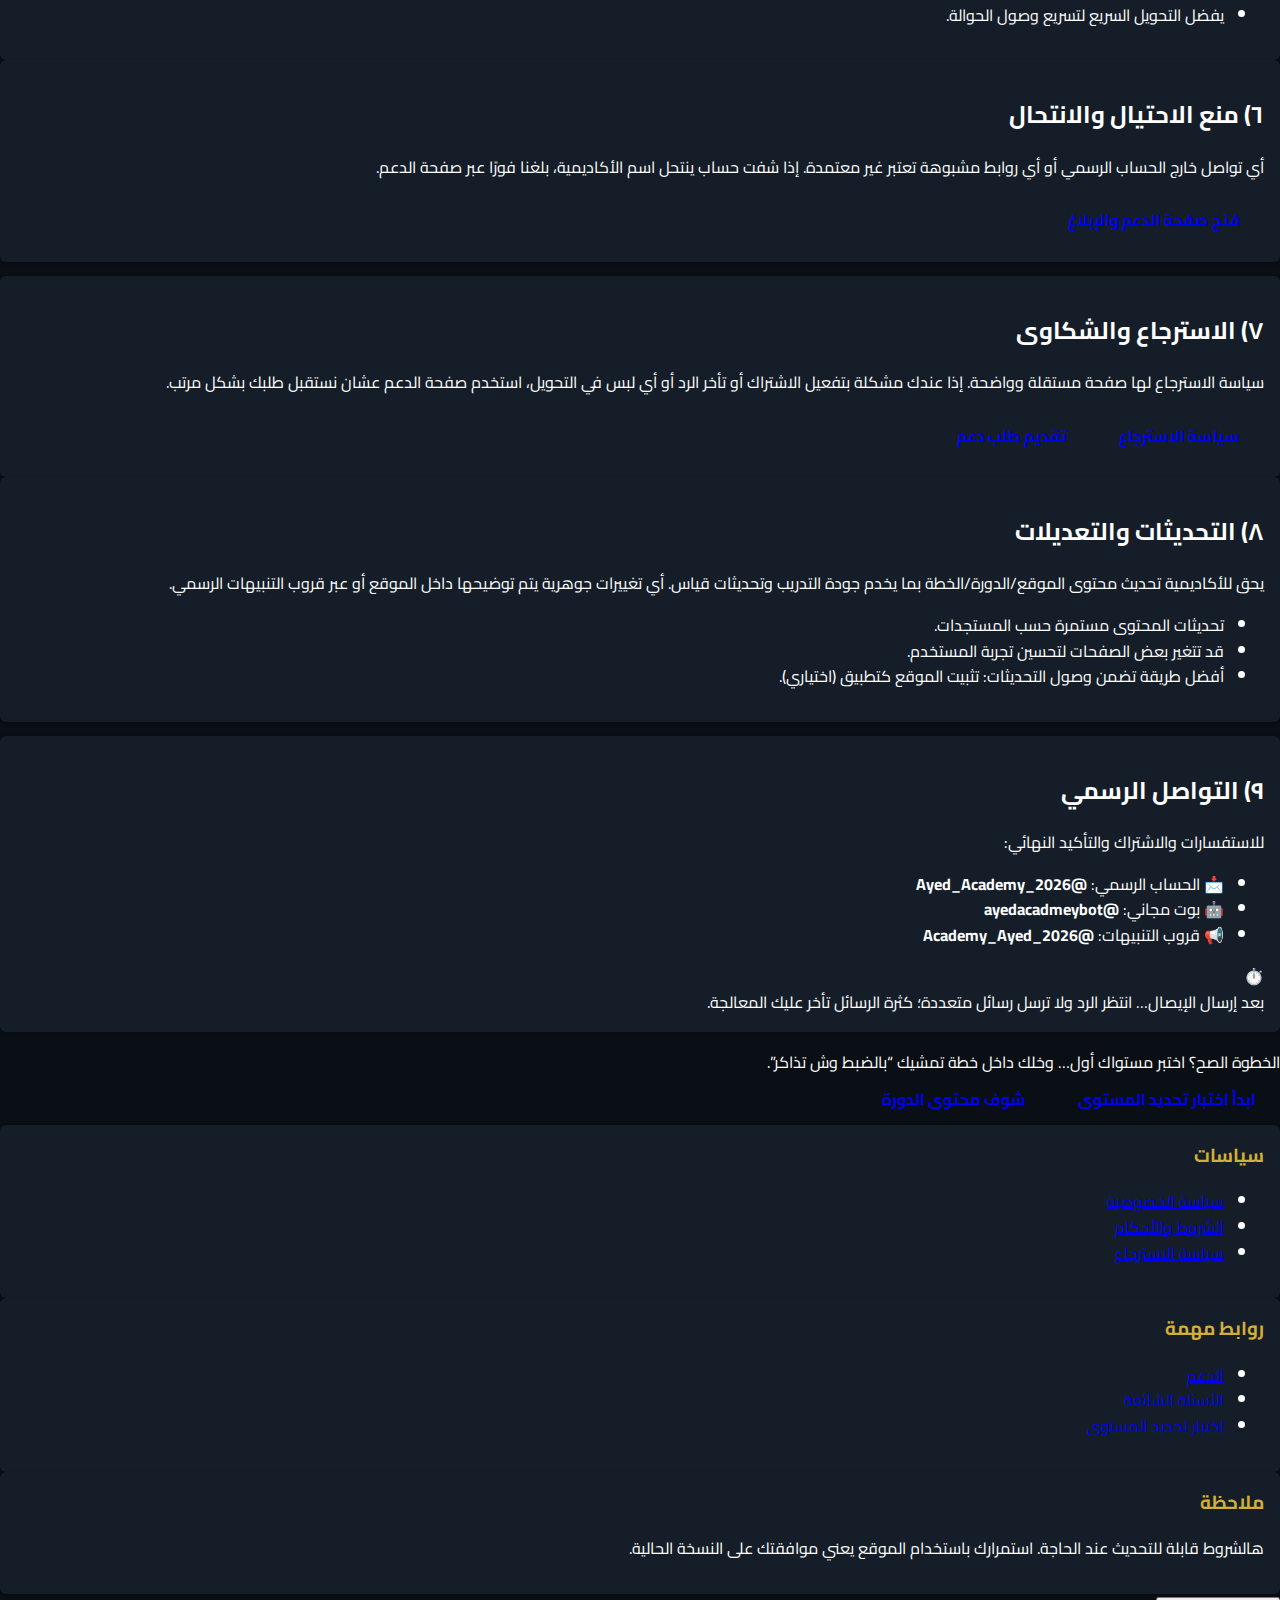
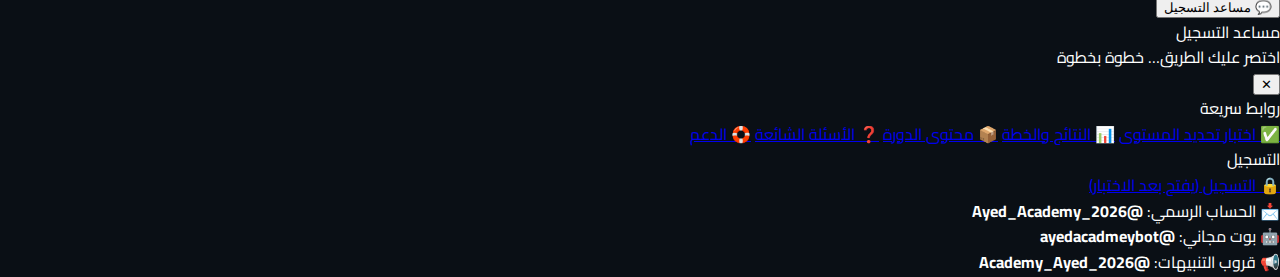
<file: terms.html>
<!doctype html>
<html lang="ar" dir="rtl">
<head>
  <meta charset="utf-8" />
  <meta name="viewport" content="width=device-width, initial-scale=1" />
  <meta name="theme-color" content="#0b0f14" />
  <meta name="description" content="الشروط والأحكام لموقع دورة STEP المكثفة 2026 — توضيح الالتزامات وحقوق الملكية وطريقة الاستخدام." />

  <title>الشروط والأحكام | STEP عايد المكثفة 2026</title>

  <!-- PWA -->
  <link rel="manifest" href="./manifest.json?v=2026-01-20" />
  <link rel="icon" href="./assets/img/favicon.png?v=2026-01-20" />

  <!-- Font -->
  <link rel="preconnect" href="https://fonts.googleapis.com">
  <link rel="preconnect" href="https://fonts.gstatic.com" crossorigin>
  <link href="https://fonts.googleapis.com/css2?family=Cairo:wght@400;600;700;800&display=swap" rel="stylesheet">

  <!-- Styles -->
  <link rel="stylesheet" href="./assets/styles.css?v=2026-01-20" />
</head>

<body>
  <!-- Top rotating notice bar -->
  <div class="topbar" id="topbar" aria-live="polite">
    <div class="topbar__inner">
      <span class="dot pulse" aria-hidden="true"></span>
      <span id="topbarText">جاري تحميل التحديثات…</span>
    </div>
  </div>

  <!-- Header -->
  <header class="header" id="header">
    <div class="container header__inner">
      <a class="brand" href="./index.html" aria-label="الصفحة الرئيسية">
        <span class="brand__mark">A</span>
        <span class="brand__text">
          <span class="brand__title">Ayed Academy</span>
          <span class="brand__sub">STEP Intensive 2026</span>
        </span>
      </a>

      <nav class="nav" aria-label="التنقل الرئيسي">
        <a class="nav__link" href="./index.html">الرئيسية</a>
        <a class="nav__link" href="./course-content.html">محتوى الدورة</a>
        <a class="nav__link" href="./testimonials.html">قصص النجاح</a>
        <a class="nav__link" href="./faq.html">الأسئلة الشائعة</a>
        <a class="nav__link" href="./support.html">الدعم</a>

        <!-- Locked: يظهر فعلياً بعد الاختبار -->
        <a class="nav__link nav__link--locked"
           href="./register.html"
           data-locked="true"
           data-lock-reason="التسجيل يفتح بعد اختبار تحديد المستوى عشان نعطيك خطة مناسبة 💛">
          التسجيل
        </a>
      </nav>

      <div class="header__actions">
        <a class="btn btn--ghost" href="./level-test.html">ابدأ اختبار تحديد المستوى</a>
        <button class="btn btn--icon" id="openAssistantBtn" type="button" aria-label="فتح مساعد التسجيل">
          <span aria-hidden="true">💬</span>
        </button>
      </div>
    </div>
  </header>

  <main class="main">

    <!-- Page Hero -->
    <section class="page-hero">
      <div class="container">
        <p class="badge">
          <span class="badge__spark" aria-hidden="true">📌</span>
          تنظيم + وضوح
        </p>

        <h1 class="page-hero__title">الشروط والأحكام</h1>

        <p class="page-hero__lead">
          الهدف من هالصفحة إن كل شيء يكون واضح من البداية: حقوقك، وحقوق الأكاديمية، وطريقة الاستخدام الصحيحة.
          بمجرد استخدامك للموقع أو إكمال التسجيل، تعتبر موافق على الشروط التالية.
        </p>

        <div class="notice" style="margin-top:14px;">
          <div class="notice__icon" aria-hidden="true">✅</div>
          <div class="notice__text">
            تنبيه سريع: التسجيل النهائي ما يتم إلا بعد تأكيد التحويل + إرسال الإيصال للحساب الرسمي.
          </div>
        </div>
      </div>
    </section>

    <!-- Terms -->
    <section class="section">
      <div class="container">

        <div class="card">
          <h2 class="card__title">١) التعريفات</h2>
          <ul class="list">
            <li><strong>الأكاديمية/الدورة:</strong> دورة STEP المكثفة 2026 التابعة لأكاديمية عايد.</li>
            <li><strong>المستخدم/الطالب:</strong> أي شخص يستخدم الموقع أو يقدّم طلب اشتراك.</li>
            <li><strong>المحتوى:</strong> ملفات، نماذج، شروحات، جداول، اختبارات، أو أي مواد تدريبية مرتبطة بالدورة.</li>
            <li><strong>الحساب الرسمي:</strong> قناة التواصل الرسمية لتأكيد الاشتراك واستلام الإيصال (يظهر داخل الموقع بوضوح).</li>
          </ul>
        </div>

        <div class="grid grid--2" style="margin-top:14px;">
          <div class="card">
            <h2 class="card__title">٢) آلية الخدمة داخل الموقع</h2>
            <p class="card__text">
              الموقع مخصص لتسهيل رحلة الطالب: يبدأ بتحديد مستوى/خطة ثم ينتقل للتسجيل.
              بعض الأقسام (مثل زر التسجيل) تكون مقفلة إلى أن يكمل الطالب اختبار تحديد المستوى — عشان نعطيه خطة على مقاسه.
            </p>
            <ul class="list">
              <li>الاختبار يساعدنا نفهم مستواك ووش تحتاج تركز عليه.</li>
              <li>النتائج والخطة توضح لك المسار الأفضل حسب وقت اختبارك.</li>
              <li>التسجيل النهائي يتم بعد إرسال الإيصال للحساب الرسمي.</li>
            </ul>
          </div>

          <div class="card">
            <h2 class="card__title">٣) الدقة والمسؤولية</h2>
            <p class="card__text">
              نحرص يكون المحتوى والخطط دقيقة ومبنية على أفضل الممارسات وتجارب واقعية، لكن:
              الالتزام + التطبيق مسؤولية الطالب، والنتائج تختلف حسب الجهد والوقت.
            </p>
            <div class="notice" style="margin-top:10px;">
              <div class="notice__icon" aria-hidden="true">🧠</div>
              <div class="notice__text">
                نصيحة: اللي يلتزم بالخطة وينهي مراجعاته ويحل نماذج بشكل ذكي… غالبًا يشوف فرق واضح بسرعة.
              </div>
            </div>
          </div>
        </div>

        <div class="card" style="margin-top:14px;">
          <h2 class="card__title">٤) حقوق الملكية وعدم مشاركة المحتوى</h2>
          <p class="card__text">
            جميع مواد الدورة (ملفات/نماذج/شروحات/جداول/اختبارات) تعتبر ملكية فكرية للأكاديمية أو لأصحابها النظاميين.
            الاشتراك يمنحك <strong>حق استخدام شخصي فقط</strong>.
          </p>

          <div class="grid grid--2" style="margin-top:10px;">
            <div class="mini">
              <div class="mini__title">ممنوع تمامًا</div>
              <div class="mini__text">
                مشاركة المحتوى، إعادة رفعه، بيعه، تصويره، أو نشره بأي شكل (قروبات/قنوات/روابط/ملفات).
              </div>
            </div>
            <div class="mini">
              <div class="mini__title">الإجراء عند التسريب</div>
              <div class="mini__text">
                يحق لإدارة الدورة إيقاف الوصول فورًا + إلغاء الاشتراك + اتخاذ الإجراءات النظامية عند الحاجة.
              </div>
            </div>
          </div>

          <div class="notice" style="margin-top:12px;">
            <div class="notice__icon" aria-hidden="true">⚖️</div>
            <div class="notice__text">
              الهدف مو التشديد… الهدف حماية حقك وحق غيرك، ومنع انتشار نسخ غير محدثة تسبب تشتت للطلاب.
            </div>
          </div>
        </div>

        <div class="grid grid--2" style="margin-top:14px;">
          <div class="card">
            <h2 class="card__title">٥) الدفع والتحقق</h2>
            <p class="card__text">
              بيانات التحويل البنكي تُعرض داخل صفحة التسجيل مع أزرار نسخ لتسهيل العملية.
              <strong>أي تفعيل بدون إيصال ما نقدر نعتمده.</strong>
            </p>
            <ul class="list">
              <li>أرسل الإيصال للحساب الرسمي فقط.</li>
              <li>اكتب سبب التحويل (إن أمكن): <strong>مشتريات</strong> أو <strong>STEP Intensive</strong>.</li>
              <li>يفضل التحويل السريع لتسريع وصول الحوالة.</li>
            </ul>
          </div>

          <div class="card">
            <h2 class="card__title">٦) منع الاحتيال والانتحال</h2>
            <p class="card__text">
              أي تواصل خارج الحساب الرسمي أو أي روابط مشبوهة تعتبر غير معتمدة.
              إذا شفت حساب ينتحل اسم الأكاديمية، بلغنا فورًا عبر صفحة الدعم.
            </p>
            <a class="btn btn--ghost" href="./support.html">فتح صفحة الدعم والإبلاغ</a>
          </div>
        </div>

        <div class="grid grid--2" style="margin-top:14px;">
          <div class="card">
            <h2 class="card__title">٧) الاسترجاع والشكاوى</h2>
            <p class="card__text">
              سياسة الاسترجاع لها صفحة مستقلة وواضحة.
              إذا عندك مشكلة بتفعيل الاشتراك أو تأخر الرد أو أي لبس في التحويل، استخدم صفحة الدعم عشان نستقبل طلبك بشكل مرتب.
            </p>
            <div class="row" style="gap:10px; margin-top:10px;">
              <a class="btn btn--ghost" href="./refund.html">سياسة الاسترجاع</a>
              <a class="btn btn--primary" href="./support.html">تقديم طلب دعم</a>
            </div>
          </div>

          <div class="card">
            <h2 class="card__title">٨) التحديثات والتعديلات</h2>
            <p class="card__text">
              يحق للأكاديمية تحديث محتوى الموقع/الدورة/الخطة بما يخدم جودة التدريب وتحديثات قياس.
              أي تغييرات جوهرية يتم توضيحها داخل الموقع أو عبر قروب التنبيهات الرسمي.
            </p>
            <ul class="list">
              <li>تحديثات المحتوى مستمرة حسب المستجدات.</li>
              <li>قد تتغير بعض الصفحات لتحسين تجربة المستخدم.</li>
              <li>أفضل طريقة تضمن وصول التحديثات: تثبيت الموقع كتطبيق (اختياري).</li>
            </ul>
          </div>
        </div>

        <div class="card" style="margin-top:14px;">
          <h2 class="card__title">٩) التواصل الرسمي</h2>
          <p class="card__text">
            للاستفسارات والاشتراك والتأكيد النهائي:
          </p>
          <ul class="list">
            <li>📩 الحساب الرسمي: <strong>@Ayed_Academy_2026</strong></li>
            <li>🤖 بوت مجاني: <strong>@ayedacadmeybot</strong></li>
            <li>📢 قروب التنبيهات: <strong>@Academy_Ayed_2026</strong></li>
          </ul>

          <div class="notice" style="margin-top:10px;">
            <div class="notice__icon" aria-hidden="true">⏱️</div>
            <div class="notice__text">
              بعد إرسال الإيصال… انتظر الرد ولا ترسل رسائل متعددة؛ كثرة الرسائل تأخر عليك المعالجة.
            </div>
          </div>
        </div>

        <div class="cta-strip" style="margin-top:18px;">
          <div class="cta-strip__text">
            الخطوة الصح؟ اختبر مستواك أول… وخلك داخل خطة تمشيك “بالضبط وش تذاكر”.
          </div>
          <div class="cta-strip__actions">
            <a class="btn btn--primary" href="./level-test.html">ابدأ اختبار تحديد المستوى</a>
            <a class="btn btn--ghost" href="./course-content.html">شوف محتوى الدورة</a>
          </div>
        </div>

      </div>
    </section>

    <!-- Footer policy links -->
    <section class="section section--alt">
      <div class="container">
        <div class="grid grid--3">
          <div class="card">
            <h3 class="card__title">سياسات</h3>
            <ul class="list">
              <li><a class="link" href="./privacy.html">سياسة الخصوصية</a></li>
              <li><a class="link" href="./terms.html">الشروط والأحكام</a></li>
              <li><a class="link" href="./refund.html">سياسة الاسترجاع</a></li>
            </ul>
          </div>

          <div class="card">
            <h3 class="card__title">روابط مهمة</h3>
            <ul class="list">
              <li><a class="link" href="./support.html">الدعم</a></li>
              <li><a class="link" href="./faq.html">الأسئلة الشائعة</a></li>
              <li><a class="link" href="./level-test.html">اختبار تحديد المستوى</a></li>
            </ul>
          </div>

          <div class="card">
            <h3 class="card__title">ملاحظة</h3>
            <p class="card__text">
              هالشروط قابلة للتحديث عند الحاجة. استمرارك باستخدام الموقع يعني موافقتك على النسخة الحالية.
            </p>
          </div>
        </div>
      </div>
    </section>

  </main>

  <!-- Floating Assistant -->
  <div class="assistant">
    <button class="assistant__fab" id="assistantFab" type="button" aria-label="مساعد التسجيل السريع">
      <span aria-hidden="true">💬</span>
      <span class="assistant__fabText">مساعد التسجيل</span>
    </button>

    <div class="assistant__panel" id="assistantPanel" aria-hidden="true">
      <div class="assistant__header">
        <div>
          <div class="assistant__title">مساعد التسجيل</div>
          <div class="assistant__sub">اختصر عليك الطريق… خطوة بخطوة</div>
        </div>
        <button class="icon-btn" id="assistantClose" type="button" aria-label="إغلاق">✕</button>
      </div>

      <div class="assistant__body">
        <div class="assistant__group">
          <div class="assistant__groupTitle">روابط سريعة</div>
          <a class="assistant__link" href="./level-test.html">✅ اختبار تحديد المستوى</a>
          <a class="assistant__link" href="./results.html">📊 النتائج والخطة</a>
          <a class="assistant__link" href="./course-content.html">📦 محتوى الدورة</a>
          <a class="assistant__link" href="./faq.html">❓ الأسئلة الشائعة</a>
          <a class="assistant__link" href="./support.html">🛟 الدعم</a>
        </div>

        <div class="assistant__group">
          <div class="assistant__groupTitle">التسجيل</div>
          <a class="assistant__link assistant__link--locked"
             href="./register.html"
             data-locked="true"
             data-lock-reason="أكمل اختبار تحديد المستوى أولاً، وبعدها يفتح لك التسجيل مباشرة 💛">
            🔒 التسجيل (يفتح بعد الاختبار)
          </a>
        </div>

        <div class="assistant__note">
          📩 الحساب الرسمي: <strong>@Ayed_Academy_2026</strong><br>
          🤖 بوت مجاني: <strong>@ayedacadmeybot</strong><br>
          📢 قروب التنبيهات: <strong>@Academy_Ayed_2026</strong>
        </div>
      </div>
    </div>
  </div>

  <!-- Toasts -->
  <div id="toasts" class="toast-wrap" aria-live="polite" aria-relevant="additions"></div>

  <!-- Scripts -->
  <script src="./assets/site-data.js?v=2026-01-20"></script>
  <script src="./assets/app.js?v=2026-01-20"></script>
</body>
</html>
</file>
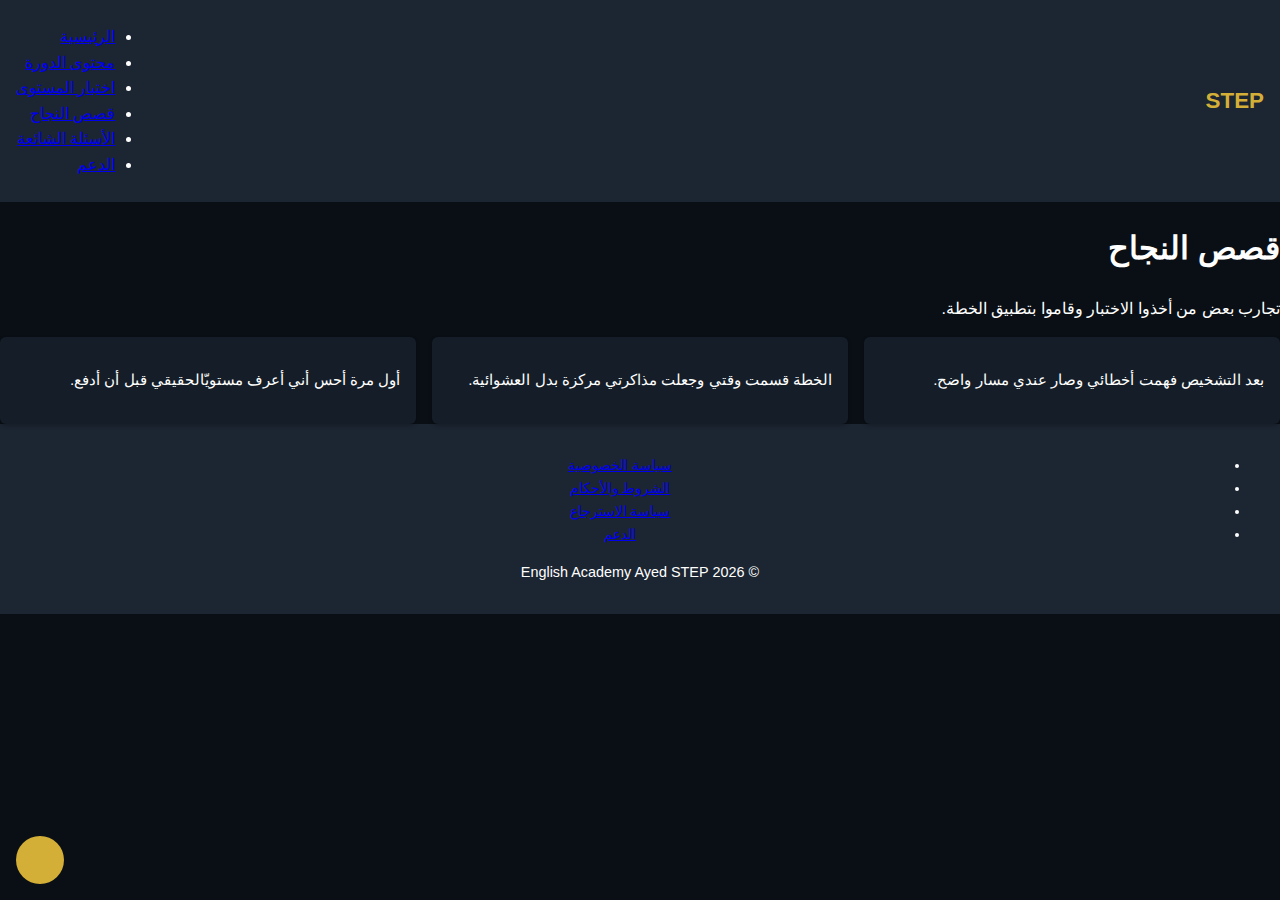
<file: testimonials.html>
<!DOCTYPE html>
<html lang="ar" dir="rtl">
<head>
  <meta charset="UTF-8">
  <meta name="viewport" content="width=device-width, initial-scale=1.0">
  <title>قصص النجاح</title>
  <link rel="stylesheet" href="./assets/styles.css">
</head>
<body>
  <header>
    <nav class="navbar">
      <a href="./index.html" class="logo">STEP</a>
      <ul>
        <li><a href="./index.html">الرئيسية</a></li>
        <li><a href="./course-content.html">محتوى الدورة</a></li>
        <li><a href="./level-test.html">اختبار المستوى</a></li>
        <li><a href="./testimonials.html" class="active">قصص النجاح</a></li>
        <li><a href="./faq.html">الأسئلة الشائعة</a></li>
        <li><a href="./support.html">الدعم</a></li>
      </ul>
    </nav>
  </header>
  <main>
    <section class="testimonials-intro">
      <h1>قصص النجاح</h1>
      <p>تجارب بعض من أخذوا الاختبار وقاموا بتطبيق الخطة.</p>
    </section>
    <section class="testimonials-grid">
      <div class="testimonial-card">
        <p>بعد التشخيص فهمت أخطائي وصار عندي مسار واضح.</p>
      </div>
      <div class="testimonial-card">
        <p>الخطة قسمت وقتي وجعلت مذاكرتي مركزة بدل العشوائية.</p>
      </div>
      <div class="testimonial-card">
        <p>أول مرة أحس أني أعرف مستويّالحقيقي قبل أن أدفع.</p>
      </div>
    </section>
  </main>
  <footer>
    <ul>
      <li><a href="./privacy.html">سياسة الخصوصية</a></li>
      <li><a href="./terms.html">الشروط والأحكام</a></li>
      <li><a href="./refund.html">سياسة الاسترجاع</a></li>
      <li><a href="./support.html">الدعم</a></li>
    </ul>
    <p>&copy; 2026 English Academy Ayed STEP</p>
  </footer>
  <!-- Floating Assistant -->
  <button id="assistantToggle" class="assistant-button" aria-label="مساعد التسجيل"></button>
  <div id="assistantPanel" class="assistant-panel">
    <button id="assistantClose" aria-label="إغلاق">&times;</button>
    <h3>كيف نساعدك؟</h3>
    <ul>
      <li><a href="./level-test.html">ابدأ اختبار المستوى</a></li>
      <li><a href="./course-content.html">محتوى الدورة</a></li>
      <li><a href="./faq.html">الأسئلة الشائعة</a></li>
      <li><a href="./support.html">الدعم</a></li>
    </ul>
    <p class="hint">سيظهر زر التسجيل بعد إكمال الاختبار وظهور خطتك.</p>
  </div>
  <script src="./assets/app.js"></script>
</body>
</html>
</file>
<file: assets/styles.css>
:root {
  --bg-color: #0a0f15;
  --primary: #d4af37;
  --accent: #c39c41;
  --secondary: #1c2532;
  --card-bg: #151e28;
  --text: #ffffff;
}

* {
  box-sizing: border-box;
}

body {
  margin: 0;
  font-family: 'Cairo', sans-serif;
  background: var(--bg-color);
  color: var(--text);
  line-height: 1.6;
}

/* Navbar */
.navbar {
  display: flex;
  justify-content: space-between;
  align-items: center;
  background: var(--secondary);
  padding: 0.5rem 1rem;
  position: relative;
  z-index: 100;
}
.navbar .logo {
  font-weight: bold;
  color: var(--primary);
  font-size: 1.4rem;
  text-decoration: none;
}
.nav-links {
  list-style: none;
  display: flex;
  gap: 1rem;
  margin: 0;
}
.nav-links a {
  color: var(--text);
  text-decoration: none;
  padding: 0.5rem 0.75rem;
  border-radius: 4px;
  transition: background 0.2s ease;
}
.nav-links a.active,
.nav-links a:hover {
  background: var(--primary);
  color: var(--bg-color);
}

.hamburger {
  display: none;
  background: none;
  border: none;
  color: var(--text);
  font-size: 1.6rem;
  cursor: pointer;
}

@media (max-width: 768px) {
  .nav-links {
    flex-direction: column;
    position: absolute;
    top: 100%;
    right: 0;
    background: var(--secondary);
    width: 200px;
    max-height: 0;
    overflow: hidden;
    transition: max-height 0.3s ease;
  }
  .nav-links.open {
    max-height: 500px;
  }
  .hamburger {
    display: block;
  }
}

/* Hero */
.hero {
  text-align: center;
  padding: 3rem 1rem;
  background: linear-gradient(to bottom, #101820, #0a0f15);
}
.hero h1 {
  font-size: 2rem;
  margin-bottom: 1rem;
  color: var(--primary);
}
.hero p {
  max-width: 600px;
  margin: 0 auto 1.5rem;
}
.hero-buttons {
  display: flex;
  justify-content: center;
  gap: 1rem;
  flex-wrap: wrap;
}

/* Buttons */
.btn {
  padding: 0.75rem 1.5rem;
  border-radius: 4px;
  text-decoration: none;
  font-weight: bold;
  display: inline-block;
  transition: background 0.2s ease;
}
.btn.primary {
  background: var(--primary);
  color: var(--bg-color);
}
.btn.primary:hover {
  background: var(--accent);
}
.btn.secondary {
  background: var(--secondary);
  color: var(--text);
  border: 1px solid var(--primary);
}
.btn.secondary:hover {
  background: var(--primary);
  color: var(--bg-color);
}

/* Sections */
.features, .steps, .testimonials-preview, .faq-preview, .content-sections, .testimonials-section, .support-section, .policy-section, .terms-section, .refund-section {
  padding: 2rem 1rem;
  max-width: 1000px;
  margin: 0 auto;
}
.features h2, .steps h2, .testimonials-preview h2, .faq-preview h2, .testimonials-section h1, .page-header h1 {
  text-align: center;
  color: var(--primary);
  margin-bottom: 1.5rem;
}

/* Feature grid */
.feature-grid {
  display: grid;
  grid-template-columns: repeat(auto-fit, minmax(200px, 1fr));
  gap: 1rem;
}
.card {
  background: var(--card-bg);
  padding: 1rem;
  border-radius: 6px;
  box-shadow: 0 2px 4px rgba(0, 0, 0, 0.2);
}
.card h3 {
  margin-top: 0;
  color: var(--primary);
}

/* Steps */
.steps {
  background: var(--secondary);
}
.step-list {
  list-style: none;
  display: flex;
  flex-wrap: wrap;
  justify-content: center;
  gap: 1rem;
  padding: 0;
}
.step-list li {
  background: var(--card-bg);
  padding: 1rem;
  border-radius: 6px;
  flex: 1 1 250px;
}

/* Testimonials preview and grid */
.testimonials-grid {
  display: grid;
  grid-template-columns: repeat(auto-fit, minmax(220px, 1fr));
  gap: 1rem;
}
.testimonial, .testimonial-card {
  background: var(--card-bg);
  padding: 1rem;
  border-radius: 6px;
  font-size: 0.95rem;
  box-shadow: 0 2px 4px rgba(0, 0, 0, 0.2);
}
.testimonial span, .testimonial-card span { display: block; margin-top: 0.5rem; color: var(--primary); }
.testimonial-card span.score { font-weight: bold; }

/* FAQ preview */
.faq-list {
  list-style: none;
  padding: 0;
  max-width: 800px;
  margin: 0 auto;
}
.faq-list li { margin-bottom: 0.5rem; }

/* Footer */
footer {
  text-align: center;
  padding: 1rem;
  background: var(--secondary);
  color: var(--text);
  font-size: 0.9rem;
}
.footer-links {
  display: flex;
  flex-wrap: wrap;
  justify-content: center;
  gap: 1rem;
  margin-bottom: 0.5rem;
}
.footer-links a {
  color: var(--text);
  text-decoration: none;
}
.footer-links a:hover {
  text-decoration: underline;
}

/* Assistant */
.assistant-button {
  position: fixed;
  bottom: 1rem;
  left: 1rem;
  background: var(--primary);
  color: var(--bg-color);
  border: none;
  border-radius: 50%;
  width: 48px;
  height: 48px;
  font-size: 1.5rem;
  cursor: pointer;
  display: flex;
  align-items: center;
  justify-content: center;
  z-index: 1000;
}
.assistant-panel {
  position: fixed;
  bottom: 1rem;
  left: 1rem;
  background: var(--card-bg);
  color: var(--text);
  padding: 1rem;
  border-radius: 8px;
  width: 260px;
  box-shadow: 0 2px 8px rgba(0, 0, 0, 0.4);
  display: none;
  z-index: 1001;
}
.assistant-panel.open { display: block; }
.assistant-panel .close-panel {
  background: none;
  border: none;
  color: var(--primary);
  font-size: 1.2rem;
  cursor: pointer;
  float: left;
}
.assistant-panel h3 { margin-top: 0; color: var(--primary); }
.assistant-panel ul { list-style: none; padding: 0; margin: 0; }
.assistant-panel li { margin-bottom: 0.5rem; }
.assistant-panel a { color: var(--text); text-decoration: none; display: block; padding: 0.5rem; border-radius: 4px; }
.assistant-panel a:hover { background: var(--secondary); }

/* Toast */
.toast {
  position: fixed;
  bottom: 1rem;
  right: 1rem;
  background: var(--primary);
  color: var(--bg-color);
  padding: 0.75rem 1rem;
  border-radius: 4px;
  opacity: 0;
  transform: translateY(20px);
  transition: opacity 0.3s ease, transform 0.3s ease;
  z-index: 1100;
}
.toast.show {
  opacity: 1;
  transform: translateY(0);
}

/* اختبارات والمعلومات السريعة */
.test-container, .results-summary, .plan-section, .price-box {
  max-width: 800px;
  margin: 1rem auto;
  background: var(--card-bg);
  padding: 1rem;
  border-radius: 6px;
}

/* نموذج المعلومات السريعة */
.info-form h2 {
  color: var(--primary);
  margin-top: 0;
}
.info-form .form-group {
  margin-bottom: 0.5rem;
}
.info-form label {
  display: block;
  margin-bottom: 0.25rem;
  color: var(--primary);
}
.info-form select,
.info-form input,
.info-form textarea {
  width: 100%;
  padding: 0.5rem;
  border: 1px solid #333;
  border-radius: 4px;
  background: var(--bg-color);
  color: var(--text);
}
.info-form button {
  margin-top: 0.75rem;
  background: var(--primary);
  color: var(--bg-color);
  border: none;
  padding: 0.75rem 1rem;
  border-radius: 4px;
  cursor: pointer;
}
.info-form button:hover {
  background: var(--accent);
}

/* عناصر سؤال الاختبار */
.question-wrap h2 {
  color: var(--primary);
  margin-top: 0;
}
.question-prompt {
  margin-bottom: 1rem;
}
.options {
  list-style: none;
  padding: 0;
  margin: 0;
}
.options li {
  background: var(--secondary);
  padding: 0.5rem;
  margin-bottom: 0.5rem;
  border-radius: 4px;
  cursor: pointer;
  transition: background 0.2s ease;
}
.options li.selected,
.options li:hover {
  background: var(--primary);
  color: var(--bg-color);
}
.progress-bar {
  background: #2a3646;
  height: 8px;
  border-radius: 4px;
  overflow: hidden;
  margin-top: 1rem;
}
.progress-bar .progress {
  background: var(--primary);
  height: 100%;
  width: 0%;
  transition: width 0.3s ease;
}
.nav-buttons button {
  background: var(--primary);
  color: var(--bg-color);
  border: none;
  padding: 0.5rem 1rem;
  border-radius: 4px;
  cursor: pointer;
  margin: 0 0.25rem;
}
.nav-buttons button[disabled] {
  opacity: 0.5;
  cursor: not-allowed;
}

/* نتائج الاختبار */
.results-summary h2, .results-summary h3 {
  color: var(--primary);
}
.results-summary ul {
  list-style: disc;
  padding-right: 1.5rem;
}
.results-summary .bar-row {
  display: flex;
  align-items: center;
  margin-bottom: 0.5rem;
}
.results-summary .bar-row span:first-child {
  flex: 0 0 100px;
}
.results-summary .bar-row span:last-child {
  margin-left: 0.5rem;
}
.results-summary .bar {
  flex: 1;
  background: #2a3646;
  height: 8px;
  border-radius: 4px;
  overflow: hidden;
  margin: 0 0.5rem;
}
.results-summary .bar-fill {
  height: 100%;
  background: var(--primary);
  width: 0;
}

/* price box */
.price-box .current-price {
  font-size: 2rem;
  font-weight: bold;
  color: var(--primary);
  margin: 0.5rem 0;
}
.price-box .original-price {
  text-decoration: line-through;
  color: #777;
}
.price-box button {
  background: var(--primary);
  color: var(--bg-color);
  border: none;
  padding: 0.75rem 1rem;
  border-radius: 4px;
  font-size: 1rem;
  cursor: pointer;
  margin-top: 0.5rem;
}
.price-box button:hover {
  background: var(--accent);
}

/* نموذج التسجيل */
.bank-list {
  list-style: none;
  padding: 0;
  margin: 0 0 0.5rem;
}
.bank-list li {
  margin-bottom: 0.5rem;
}
.bank-list .copy-btn {
  margin-left: 0.5rem;
  padding: 0.25rem 0.5rem;
  font-size: 0.85rem;
}
.cta-btn {
  background: var(--primary);
  color: var(--bg-color);
  border: none;
  padding: 0.75rem 1rem;
  border-radius: 4px;
  cursor: pointer;
  margin-top: 0.5rem;
}
.cta-btn:hover {
  background: var(--accent);
}

/* Page header */
.page-header { padding: 2rem 1rem; text-align: center; }
.page-header h1 { color: var(--primary); margin-bottom: 0.5rem; }

/* Content sections */
.content-section {
  background: var(--card-bg);
  margin-bottom: 1rem;
  padding: 1rem;
  border-radius: 6px;
}
.content-section h2 { color: var(--primary); margin-top: 0; }

/* Terms/Refund lists */
.terms-list, .refund-section ul {
  list-style: disc;
  margin: 0 auto;
  padding-right: 1.5rem;
  max-width: 800px;
  color: var(--text);
}
.terms-list li, .refund-section li { margin-bottom: 0.5rem; }

/* Policy section */
.policy-section {
  max-width: 800px;
  margin: 0 auto;
  padding: 1rem;
  background: var(--card-bg);
  border-radius: 6px;
}

/* Support form */
.support-section { max-width: 600px; margin: 0 auto; background: var(--card-bg); padding: 1rem; border-radius: 6px; }
.support-form .form-group { margin-bottom: 0.75rem; }
.support-form label { display: block; margin-bottom: 0.25rem; color: var(--primary); }
.support-form input, .support-form select, .support-form textarea {
  width: 100%;
  padding: 0.5rem;
  border: 1px solid #333;
  border-radius: 4px;
  background: var(--bg-color);
  color: var(--text);
}
.support-form button { margin-top: 0.5rem; }

/* 404 */
.not-found { text-align: center; padding: 3rem 1rem; }
.not-found h1 { font-size: 2.5rem; color: var(--primary); margin-bottom: 1rem; }

@media (max-width: 600px) {
  .feature-grid, .testimonials-grid, .step-list, .testimonials-section .testimonials-grid {
    grid-template-columns: 1fr;
  }
  .step-list li { flex: 1 1 auto; }
}
</file>
